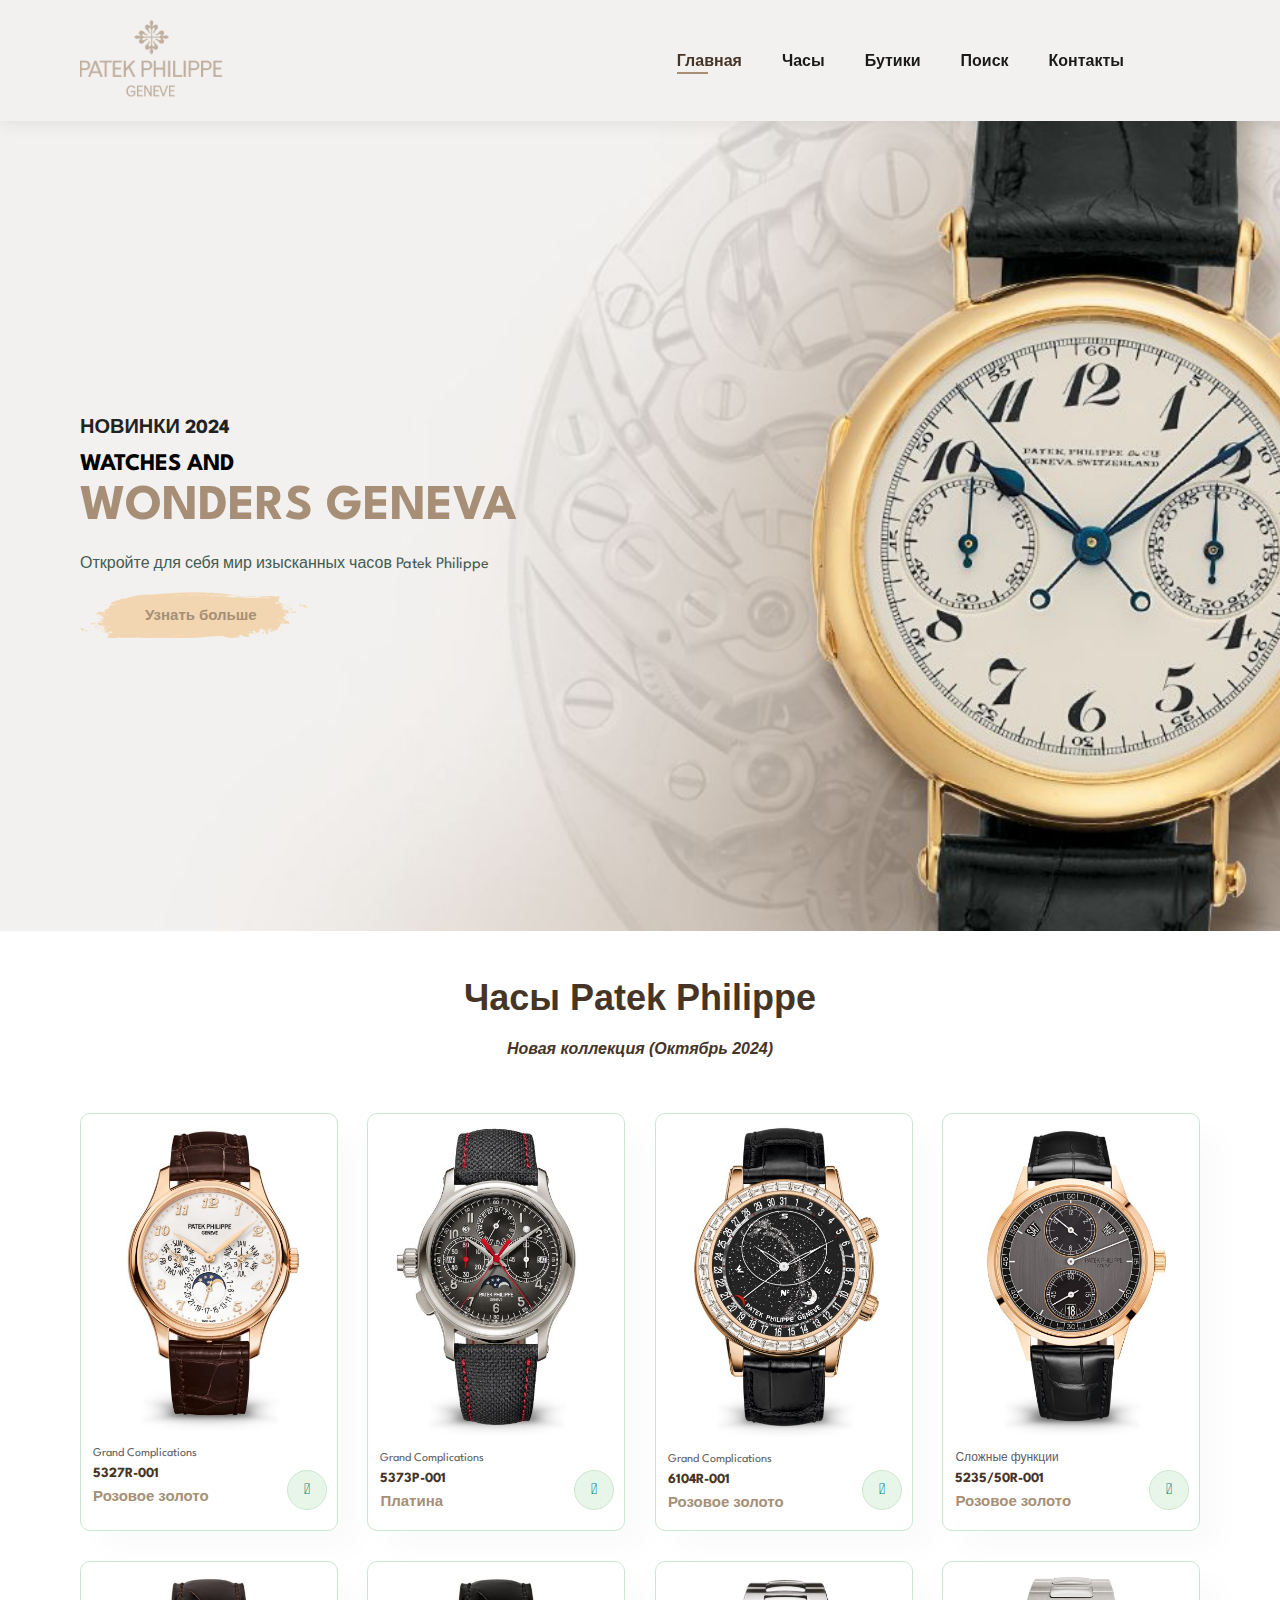
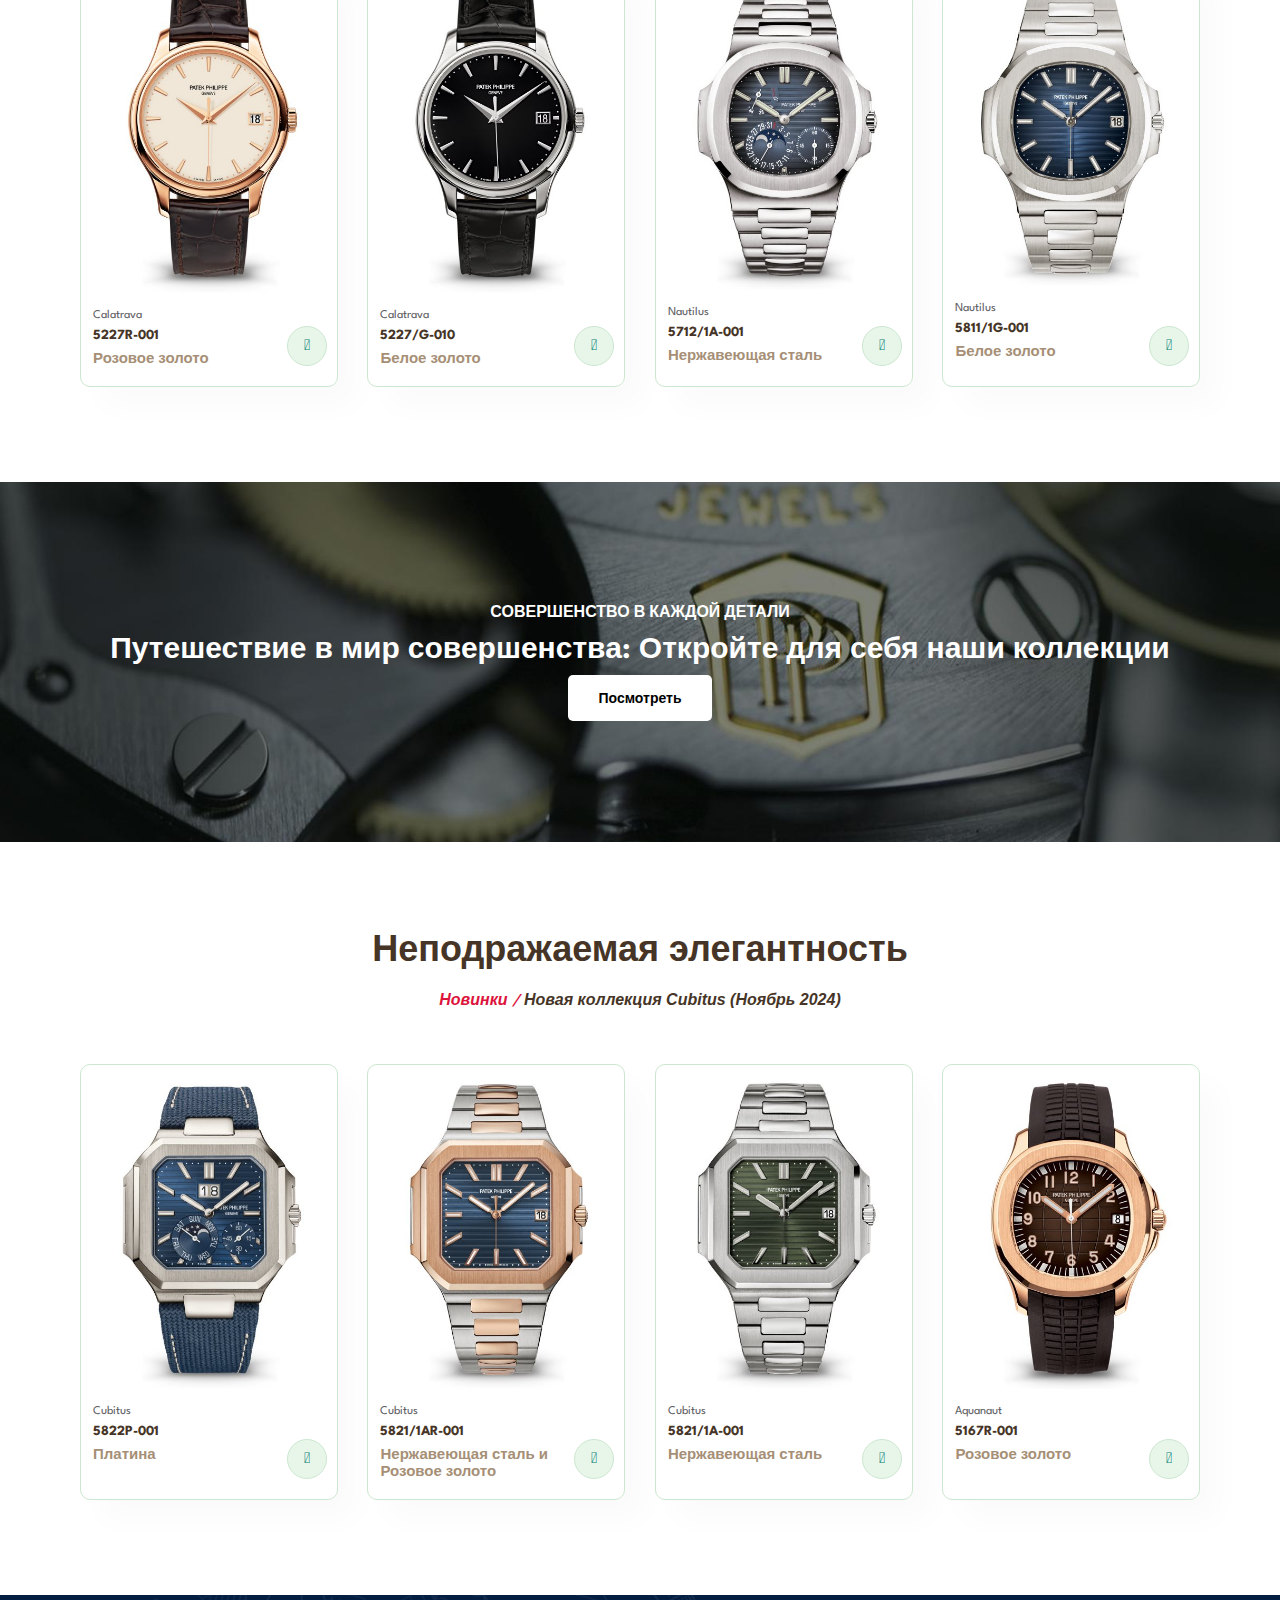
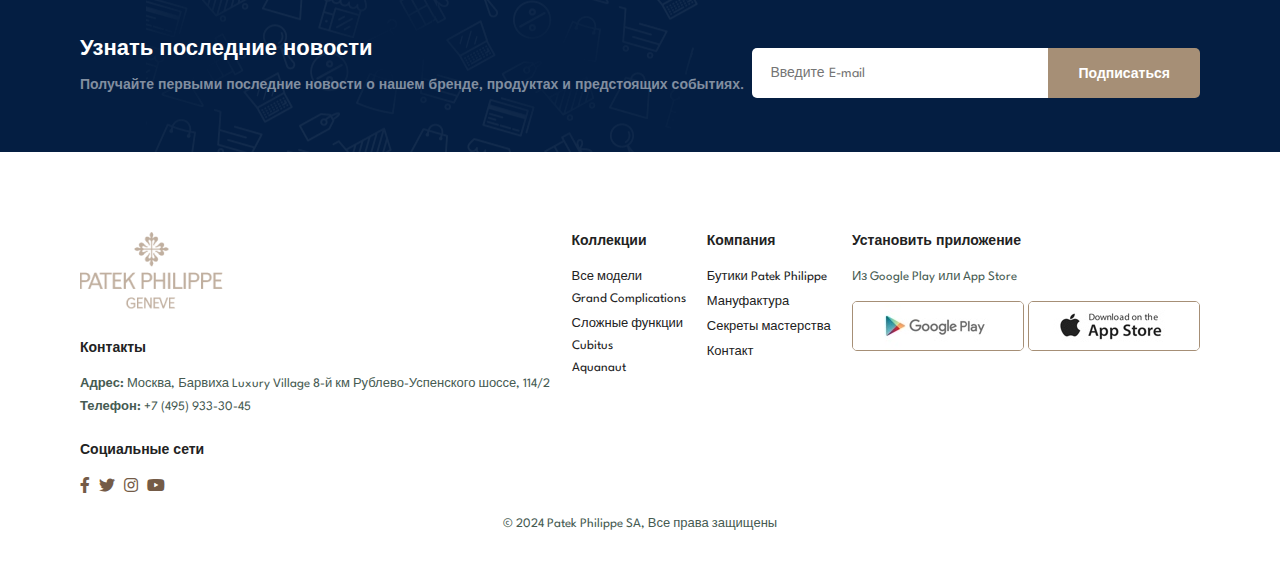
<file: index.html>
<!DOCTYPE html>
<html lang="en">
	<head>
		<meta charset="UTF-8" />
		<meta name="viewport" content="width=device-width, initial-scale=1.0" />
		<title>Официальный сайт Patek Philippe</title>
		<link rel="icon" type="image/png" href="img/calatrava.svg" />
		<link
			rel="stylesheet"
			href="https://pro.fontawesome.com/releases/v5.10.0/css/all.css"
		/>
		<link rel="stylesheet" href="style.css" />
		<link rel="stylesheet" href="css/media.css" />
	</head>
	<body>
		<!-- HEADER -->
		<section id="header">
			<a href="#"><img src="img/logo.png" class="logo" alt="logo" /></a>

			<div>
				<ul id="navbar">
					<li><a class="active" href="index.html">Главная</a></li>
					<li><a href="watch.html">Часы</a></li>
					<li><a href="boutiques.html">Бутики</a></li>
					<li><a href="search.html">Поиск</a></li>
					<li><a href="contact.hmtl">Контакты</a></li>
					<li id="lg-bag">
						<a href="cart.html"><i class="far fa-shopping-bag"></i></a>
					</li>
					<a href="#" id="close"><i class="far fa-times"></i></a>
				</ul>
			</div>
			<div id="mobile">
				<a href="cart.html"><i class="far fa-shopping-bag"></i></a>
				<i id="bar" class="fas fa-outdent"></i>
			</div>
		</section>
		<!-- HERO -->
		<section id="hero">
			<h4>НОВИНКИ 2024</h4>
			<h2>WATCHES AND</h2>
			<h1>WONDERS GENEVA</h1>
			<p>Откройте для себя мир изысканных часов Patek Philippe</p>
			<button class="btn-hero">Узнать больше</button>
		</section>
		<!-- New products -->
		<section id="product1" class="section-p1">
			<h2 class="title__item-h2">Часы Patek Philippe</h2>
			<p class="new__products">Новая коллекция (Октябрь 2024)</p>
			<div class="pro-container">
				<div class="pro">
					<img src="img/products/f1.jpg" alt="" />
					<div class="desc">
						<span class="sp-title">Grand Complications</span>
						<h5 class="h-title">5327R-001</h5>
						<h4 class="h-title-item">Розовое золото</h4>
					</div>
					<a href="#"><i class="fal fa-shopping-bag bag"></i></a>
				</div>
				<div class="pro">
					<img src="img/products/f2.jpg" alt="" />
					<div class="desc">
						<span class="sp-title">Grand Complications</span>
						<h5 class="h-title">5373P-001</h5>
						<h4 class="h-title-item">Платина</h4>
					</div>
					<a href="#"><i class="fal fa-shopping-bag bag"></i></a>
				</div>
				<div class="pro">
					<img src="img/products/f3.jpg" alt="" />
					<div class="desc">
						<span class="sp-title">Grand Complications</span>
						<h5 class="h-title">6104R-001</h5>
						<h4 class="h-title-item">Розовое золото</h4>
					</div>
					<a href="#"><i class="fal fa-shopping-bag bag"></i></a>
				</div>
				<div class="pro">
					<img src="img/products/f4.jpg" alt="" />
					<div class="desc">
						<span class="sp-title">Сложные функции</span>
						<h5 class="h-title">5235/50R-001</h5>
						<h4 class="h-title-item">Розовое золото</h4>
					</div>
					<a href="#"><i class="fal fa-shopping-bag bag"></i></a>
				</div>
				<div class="pro">
					<img src="img/products/f5.jpg" alt="" />
					<div class="desc">
						<span class="sp-title">Calatrava</span>
						<h5 class="h-title">5227R-001</h5>
						<h4 class="h-title-item">Розовое золото</h4>
					</div>
					<a href="#"><i class="fal fa-shopping-bag bag"></i></a>
				</div>
				<div class="pro">
					<img src="img/products/f6.jpg" alt="" />
					<div class="desc">
						<span class="sp-title">Calatrava</span>
						<h5 class="h-title">5227/G-010</h5>
						<h4 class="h-title-item">Белое золото</h4>
					</div>
					<a href="#"><i class="fal fa-shopping-bag bag"></i></a>
				</div>
				<div class="pro">
					<img src="img/products/f7.jpg" alt="" />
					<div class="desc">
						<span class="sp-title">Nautilus</span>
						<h5 class="h-title">5712/1A-001</h5>
						<h4 class="h-title-item">Нержавеющая сталь</h4>
					</div>
					<a href="#"><i class="fal fa-shopping-bag bag"></i></a>
				</div>
				<div class="pro">
					<img src="img/products/f8.jpg" alt="" />
					<div class="desc">
						<span class="sp-title">Nautilus</span>
						<h5 class="h-title">5811/1G-001</h5>
						<h4 class="h-title-item">Белое золото</h4>
					</div>
					<a href="#"><i class="fal fa-shopping-bag bag"></i></a>
				</div>
			</div>
		</section>
		<!-- Banner -->
		<section id="banner" class="section-m1">
			<h4 class="title-hed">СОВЕРШЕНСТВО В КАЖДОЙ ДЕТАЛИ</h4>
			<h2 class="title-hed-item">
				Путешествие в мир совершенства: Откройте для себя наши коллекции
			</h2>
			<button class="normal">Посмотреть</button>
		</section>
		<!-- New arrivals -->
		<section id="product1" class="section-p1">
			<h2 class="title__item-h2">Неподражаемая элегантность</h2>
			<p class="new__products">
				<span class="new-text">Новинки /</span> Новая коллекция Cubitus (Ноябрь
				2024)
			</p>
			<div class="pro-container">
				<div class="pro">
					<img src="img/products/n1.jpg" alt="" />
					<div class="desc">
						<span class="sp-title">Cubitus</span>
						<h5 class="h-title">5822P-001</h5>
						<h4 class="h-title-item">Платина</h4>
					</div>
					<a href="#"><i class="fal fa-shopping-bag bag"></i></a>
				</div>
				<div class="pro">
					<img src="img/products/n2.jpg" alt="" />
					<div class="desc">
						<span class="sp-title">Cubitus</span>
						<h5 class="h-title">5821/1AR-001</h5>
						<h4 class="h-title-item">Нержавеющая сталь и Розовое золото</h4>
					</div>
					<a href="#"><i class="fal fa-shopping-bag bag"></i></a>
				</div>
				<div class="pro">
					<img src="img/products/n3.jpg" alt="" />
					<div class="desc">
						<span class="sp-title">Cubitus</span>
						<h5 class="h-title">5821/1A-001</h5>
						<h4 class="h-title-item">Нержавеющая сталь</h4>
					</div>
					<a href="#"><i class="fal fa-shopping-bag bag"></i></a>
				</div>
				<div class="pro">
					<img src="img/products/n4.jpg" alt="" />
					<div class="desc">
						<span class="sp-title">Aquanaut</span>
						<h5 class="h-title">5167R-001</h5>
						<h4 class="h-title-item">Розовое золото</h4>
					</div>
					<a href="#"><i class="fal fa-shopping-bag bag"></i></a>
				</div>
			</div>
		</section>
		<!-- News  Content-->
		<section class="newsletter section-p1 section-m1">
			<div class="newstext">
				<h4 class="news__text">Узнать последние новости</h4>
				<p class="news__text-item">
					Получайте первыми последние новости о нашем бренде, продуктах и
					предстоящих событиях.
				</p>
			</div>
			<div class="form">
				<input class="inp__fields" type="text" placeholder="Введите E-mail" />
				<button class="normal news__btn">Подписаться</button>
			</div>
		</section>
		<!-- Footer -->
		<footer class="footer section-p1">
			<div class="col">
				<img class="footer_logo" src="img/logo.png" alt="" />
				<h4 class="contact">Контакты</h4>
				<p class="address">
					<strong>Адрес:</strong> Москва, Барвиха Luxury Village 8-й км
					Рублево-Успенского шоссе, 114/2
				</p>
				<p class="address"><strong>Телефон:</strong> +7 (495) 933-30-45</p>
				<div class="follow">
					<h4 class="contact">Социальные сети</h4>
					<div class="icon">
						<i class="fab fa-facebook-f"></i>
						<i class="fab fa-twitter"></i>
						<i class="fab fa-instagram"></i>
						<i class="fab fa-youtube"></i>
					</div>
				</div>
			</div>
			<div class="col">
				<h4 class="contact">Коллекции</h4>
				<a href="#">Все модели</a>
				<a href="#">Grand Complications</a>
				<a href="#">Сложные функции</a>
				<a href="#">Cubitus</a>
				<a href="#">Aquanaut</a>
			</div>
			<div class="col">
				<h4 class="contact">Компания</h4>
				<a href="#">Бутики Patek Philippe</a>
				<a href="#">Мануфактура</a>
				<a href="#">Секреты мастерства</a>
				<a href="#">Контакт</a>
			</div>
			<div class="col install">
				<h4 class="contact">Установить приложение</h4>
				<p class="address">Из Google Play или App Store</p>
				<div class="row">
					<img src="img/apps/play.jpg" alt="" />
					<img src="img/apps/app.jpg" alt="" />
				</div>
			</div>
			<div class="copyright">
				<p class="address">© 2024 Patek Philippe SA, Все права защищены</p>
			</div>
		</footer>
		<script src="js/app.js"></script>
	</body>
</html>
</file>
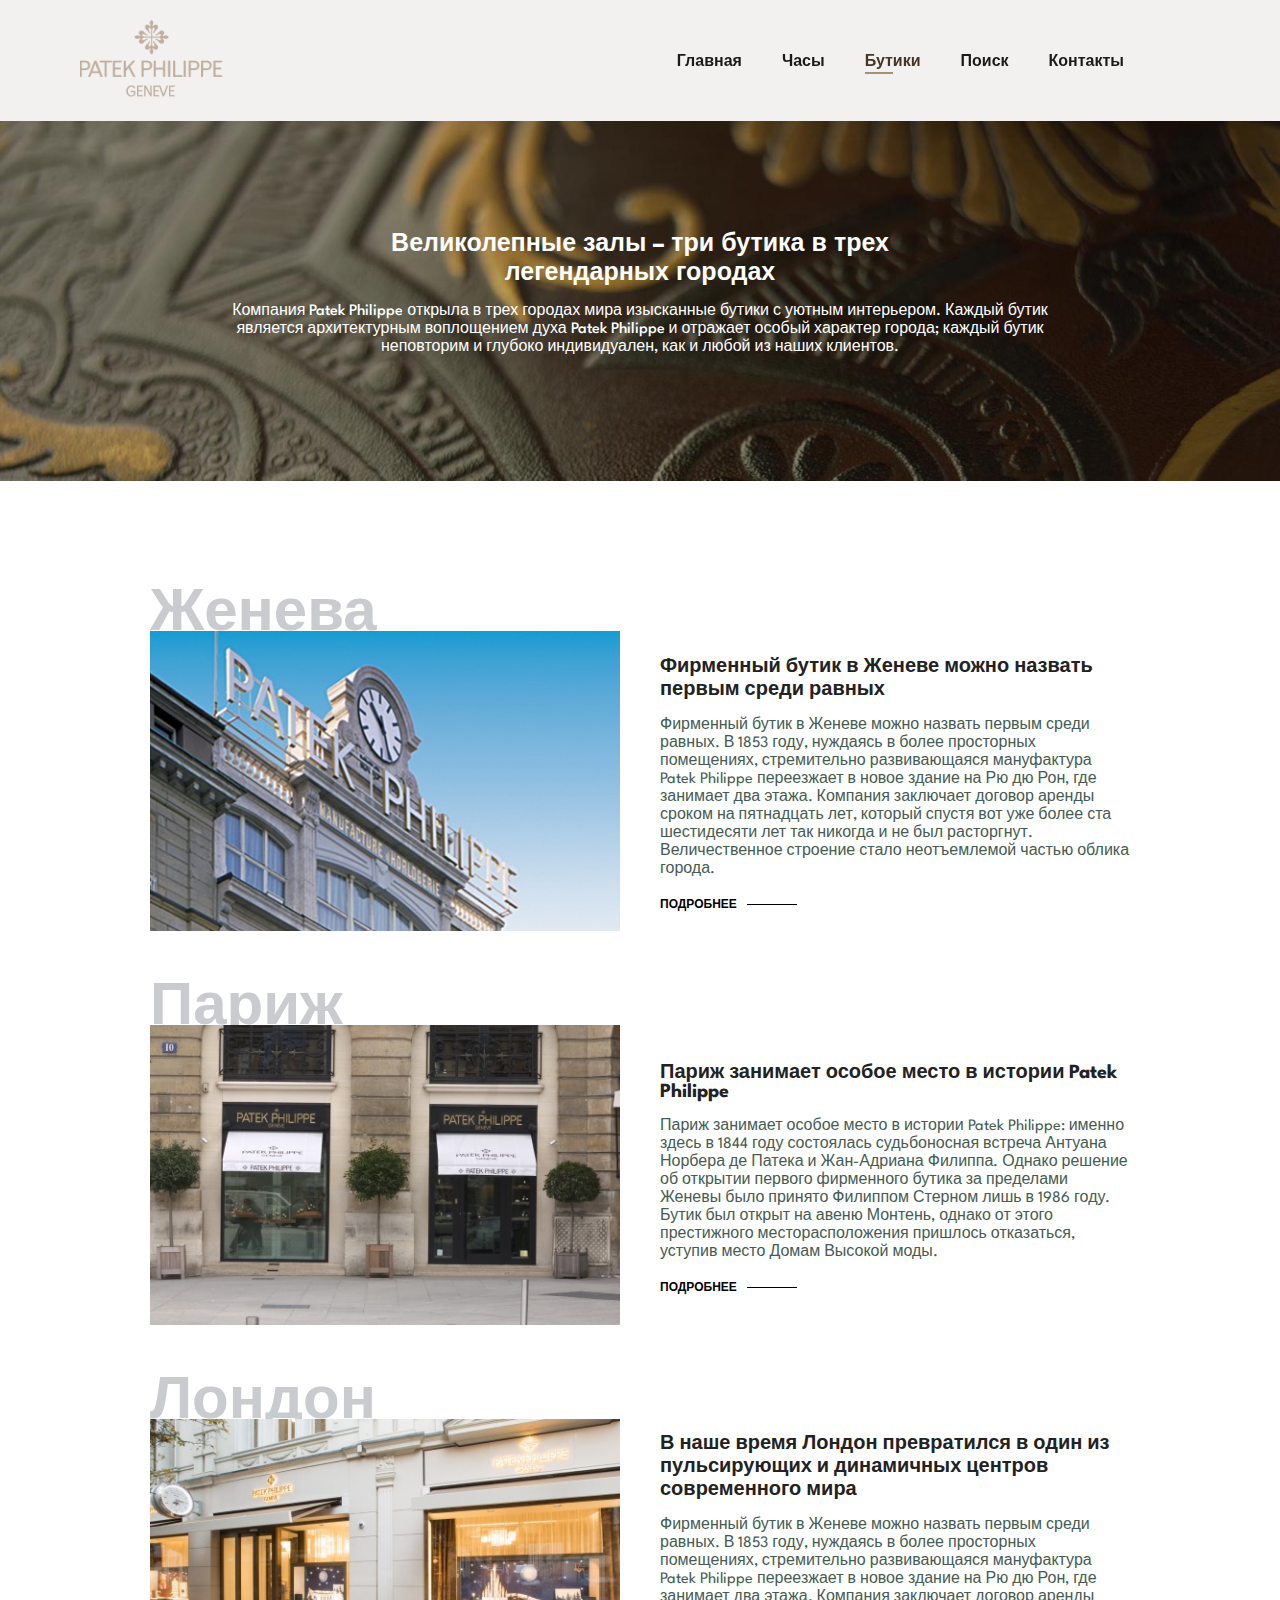
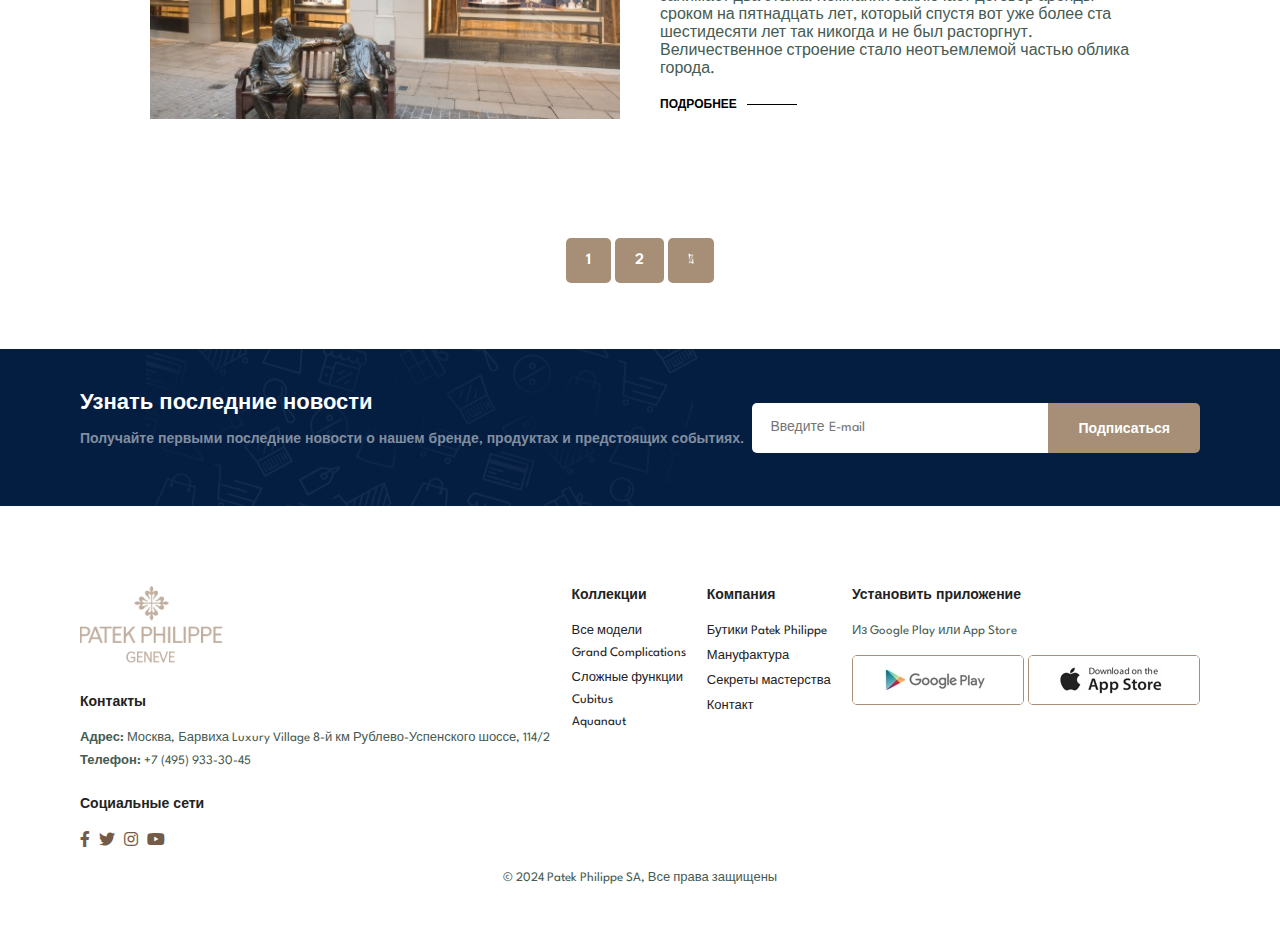
<file: boutiques.html>
<!DOCTYPE html>
<html lang="en">
	<head>
		<meta charset="UTF-8" />
		<meta name="viewport" content="width=device-width, initial-scale=1.0" />
		<title>Document</title>
		<link
			rel="stylesheet"
			href="https://pro.fontawesome.com/releases/v5.10.0/css/all.css"
		/>
		<link rel="stylesheet" href="style.css" />
		<link rel="stylesheet" href="css/media.css" />
	</head>
	<body>
		<!-- HEADER -->
		<section id="header">
			<a href="#"><img src="img/logo.png" class="logo" alt="logo" /></a>

			<div>
				<ul id="navbar">
					<li><a href="index.html">Главная</a></li>
					<li><a href="watch.html">Часы</a></li>
					<li><a class="active" href="boutiques.html">Бутики</a></li>
					<li><a href="search.html">Поиск</a></li>
					<li><a href="contact.hmtl">Контакты</a></li>
					<li id="lg-bag">
						<a href="cart.html"><i class="far fa-shopping-bag"></i></a>
					</li>
					<a href="#" id="close"><i class="far fa-times"></i></a>
				</ul>
			</div>
			<div id="mobile">
				<a href="cart.html"><i class="far fa-shopping-bag"></i></a>
				<i id="bar" class="fas fa-outdent"></i>
			</div>
		</section>
		<!-- HERO -->
		<section id="page-header" class="boutique-header">
			<h2 class="header_page-h">
				Великолепные залы – три бутика в трех <br />
				легендарных городах
			</h2>
			<p class="header_page-p">
				Компания Patek Philippe открыла в трех городах мира изысканные бутики с
				уютным интерьером. Каждый бутик <br />
				является архитектурным воплощением духа Patek Philippe и отражает особый
				характер города; каждый бутик <br />неповторим и глубоко индивидуален,
				как и любой из наших клиентов.
			</p>
		</section>
		<!-- boutiques -->
		<section id="boutique">
			<div class="boutique-box">
				<div class="boutique-img">
					<img src="img/boutiques/b1.jpg" alt="" />
				</div>
				<div class="boutiques-details">
					<h4 class="boutiques-title">
						Фирменный бутик в Женеве можно назвать первым среди равных
					</h4>
					<p class="boutiques__tezt">
						Фирменный бутик в Женеве можно назвать первым среди равных. В 1853
						году, нуждаясь в более просторных помещениях, стремительно
						развивающаяся мануфактура Patek Philippe переезжает в новое здание
						на Рю дю Рон, где занимает два этажа. Компания заключает договор
						аренды сроком на пятнадцать лет, который спустя вот уже более ста
						шестидесяти лет так никогда и не был расторгнут. Величественное
						строение стало неотъемлемой частью облика города.
					</p>
					<a href="#">Подробнее</a>
				</div>
				<h1 class="boutiques__name">Женева</h1>
			</div>
			<div class="boutique-box">
				<div class="boutique-img">
					<img src="img/boutiques/b2.jpg" alt="" />
				</div>
				<div class="boutiques-details">
					<h4 class="boutiques-title">
						Париж занимает особое место в истории Patek Philippe
					</h4>
					<p class="boutiques__tezt">
						Париж занимает особое место в истории Patek Philippe: именно здесь в
						1844 году состоялась судьбоносная встреча Антуана Норбера де Патека
						и Жан-Адриана Филиппа. Однако решение об открытии первого фирменного
						бутика за пределами Женевы было принято Филиппом Стерном лишь в 1986
						году. Бутик был открыт на авеню Монтень, однако от этого престижного
						месторасположения пришлось отказаться, уступив место Домам Высокой
						моды.
					</p>
					<a href="#">Подробнее</a>
				</div>
				<h1 class="boutiques__name">Париж</h1>
			</div>
			<div class="boutique-box">
				<div class="boutique-img">
					<img src="img/boutiques/b3.jpg" alt="" />
				</div>
				<div class="boutiques-details">
					<h4 class="boutiques-title">
						В наше время Лондон превратился в один из пульсирующих и динамичных
						центров современного мира
					</h4>
					<p class="boutiques__text">
						Фирменный бутик в Женеве можно назвать первым среди равных. В 1853
						году, нуждаясь в более просторных помещениях, стремительно
						развивающаяся мануфактура Patek Philippe переезжает в новое здание
						на Рю дю Рон, где занимает два этажа. Компания заключает договор
						аренды сроком на пятнадцать лет, который спустя вот уже более ста
						шестидесяти лет так никогда и не был расторгнут. Величественное
						строение стало неотъемлемой частью облика города.
					</p>
					<a href="#">Подробнее</a>
				</div>
				<h1 class="boutiques__name">Лондон</h1>
			</div>
		</section>
		<!-- Pagination -->
		<section id="pagination" class="section-p1">
			<a href="#">1</a>
			<a href="#">2</a>
			<a href="#"><i class="fal fa-long-arrow-alt-right"></i></a>
		</section>
		<!-- News  Content-->
		<section class="newsletter section-p1 section-m1">
			<div class="newstext">
				<h4 class="news__text">Узнать последние новости</h4>
				<p class="news__text-item">
					Получайте первыми последние новости о нашем бренде, продуктах и
					предстоящих событиях.
				</p>
			</div>
			<div class="form">
				<input class="inp__fields" type="text" placeholder="Введите E-mail" />
				<button class="normal news__btn">Подписаться</button>
			</div>
		</section>
		<!-- Footer -->
		<footer class="footer section-p1">
			<div class="col">
				<img class="footer_logo" src="img/logo.png" alt="" />
				<h4 class="contact">Контакты</h4>
				<p class="address">
					<strong>Адрес:</strong> Москва, Барвиха Luxury Village 8-й км
					Рублево-Успенского шоссе, 114/2
				</p>
				<p class="address"><strong>Телефон:</strong> +7 (495) 933-30-45</p>
				<div class="follow">
					<h4 class="contact">Социальные сети</h4>
					<div class="icon">
						<i class="fab fa-facebook-f"></i>
						<i class="fab fa-twitter"></i>
						<i class="fab fa-instagram"></i>
						<i class="fab fa-youtube"></i>
					</div>
				</div>
			</div>
			<div class="col">
				<h4 class="contact">Коллекции</h4>
				<a href="#">Все модели</a>
				<a href="#">Grand Complications</a>
				<a href="#">Сложные функции</a>
				<a href="#">Cubitus</a>
				<a href="#">Aquanaut</a>
			</div>
			<div class="col">
				<h4 class="contact">Компания</h4>
				<a href="#">Бутики Patek Philippe</a>
				<a href="#">Мануфактура</a>
				<a href="#">Секреты мастерства</a>
				<a href="#">Контакт</a>
			</div>
			<div class="col install">
				<h4 class="contact">Установить приложение</h4>
				<p class="address">Из Google Play или App Store</p>
				<div class="row">
					<img src="img/apps/play.jpg" alt="" />
					<img src="img/apps/app.jpg" alt="" />
				</div>
			</div>
			<div class="copyright">
				<p class="address">© 2024 Patek Philippe SA, Все права защищены</p>
			</div>
		</footer>
		<script src="js/app.js"></script>
	</body>
</html>
</file>
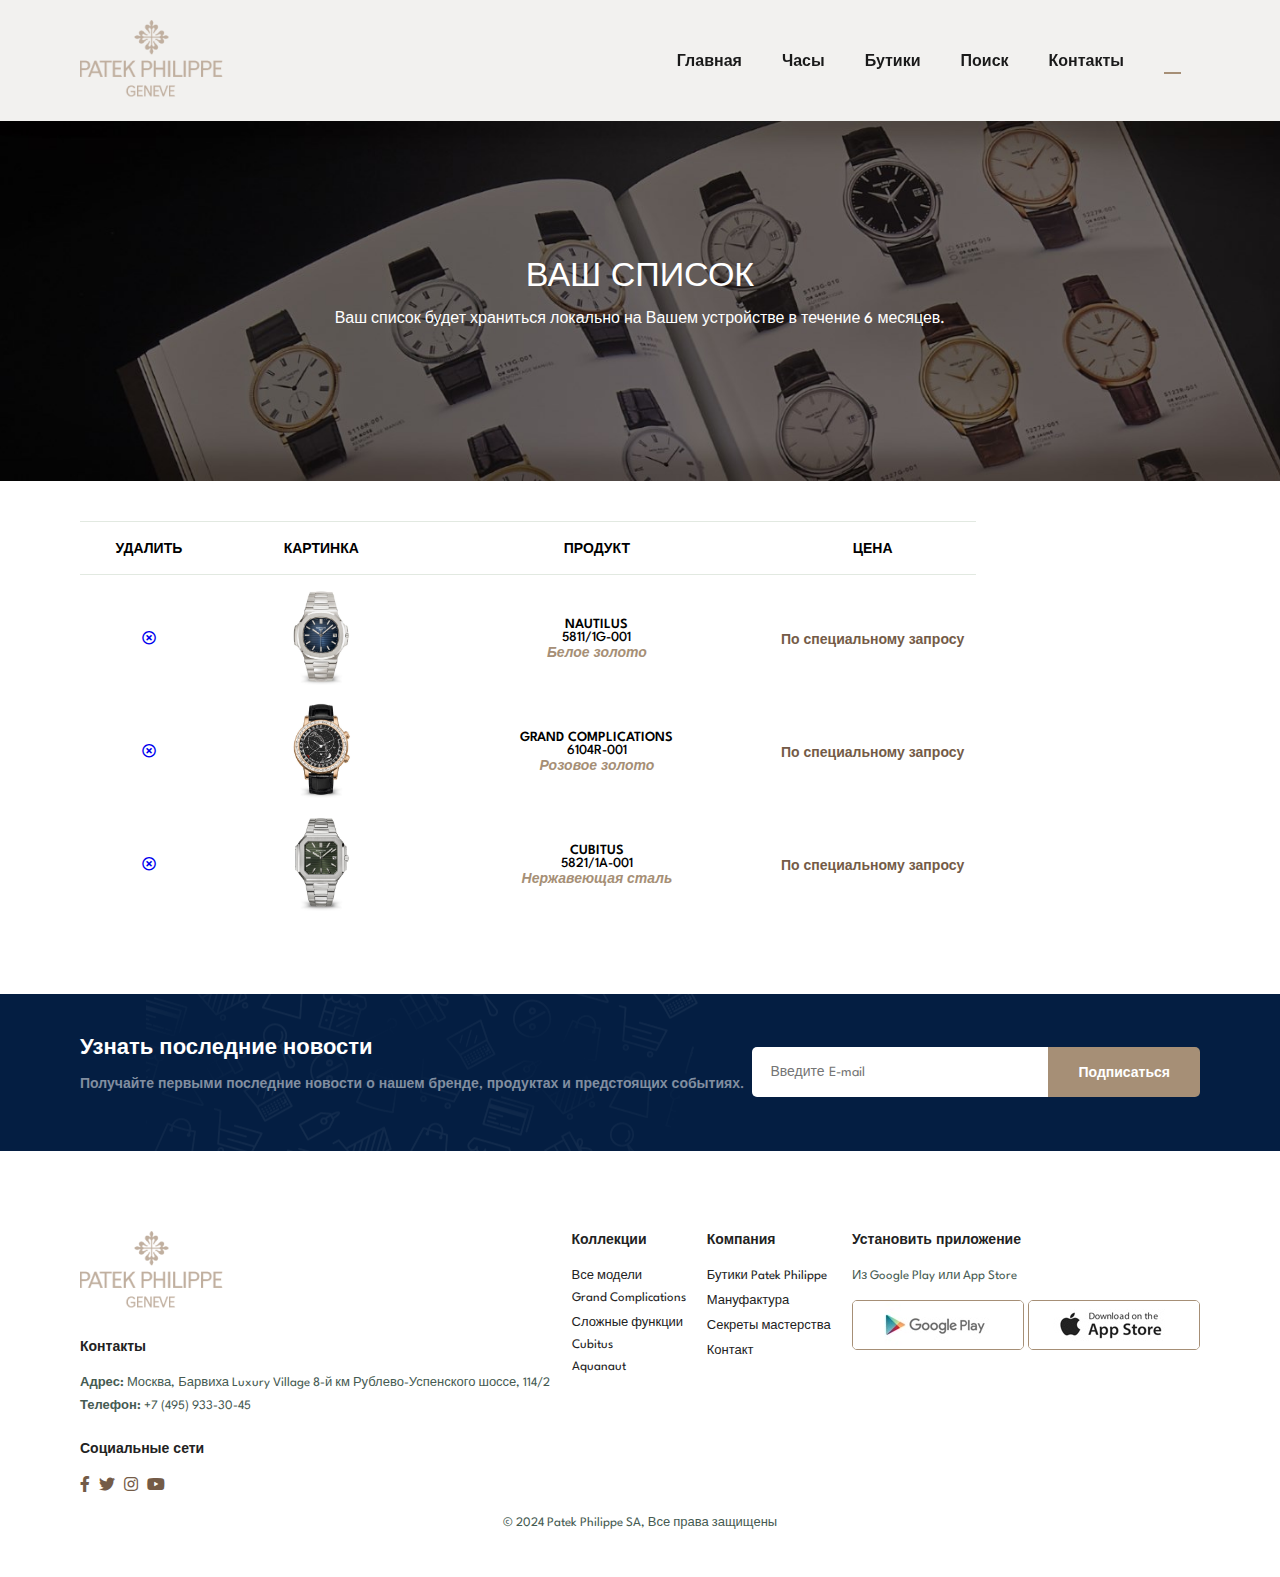
<file: cart.html>
<!DOCTYPE html>
<html lang="en">
	<head>
		<meta charset="UTF-8" />
		<meta name="viewport" content="width=device-width, initial-scale=1.0" />
		<title>Document</title>
		<link
			rel="stylesheet"
			href="https://pro.fontawesome.com/releases/v5.10.0/css/all.css"
		/>
		<link rel="stylesheet" href="style.css" />
		<link rel="stylesheet" href="css/media.css" />
	</head>
	<body>
		<!-- HEADER -->
		<section id="header">
			<a href="#"><img src="img/logo.png" class="logo" alt="logo" /></a>

			<div>
				<ul id="navbar">
					<li><a href="index.html">Главная</a></li>
					<li><a href="watch.html">Часы</a></li>
					<li><a href="boutiques.html">Бутики</a></li>
					<li><a href="search.html">Поиск</a></li>
					<li><a href="contact.hmtl">Контакты</a></li>
					<li id="lg-bag">
						<a class="active" href="cart.html"
							><i class="far fa-shopping-bag"></i
						></a>
					</li>
					<a href="#" id="close"><i class="far fa-times"></i></a>
				</ul>
			</div>
			<div id="mobile">
				<a href="cart.html"><i class="far fa-shopping-bag"></i></a>
				<i id="bar" class="fas fa-outdent"></i>
			</div>
		</section>
		<!-- HERO -->
		<section id="page-header" class="wishlist-header">
			<h2 class="header_page-cart">Ваш список</h2>
			<p class="header_page-p">
				Ваш список будет храниться локально на Вашем устройстве в течение 6
				месяцев.
			</p>
		</section>
		<!-- Wishlist -->
		<section id="cart" class="section-p1">
			<table width="100%">
				<thead>
					<tr>
						<td>Удалить</td>
						<td>Картинка</td>
						<td>Продукт</td>
						<td>Цена</td>
					</tr>
				</thead>
				<tbody>
					<tr>
						<td>
							<a href="#"><i class="far fa-times-circle"></i></a>
						</td>
						<td><img src="img/products/f8.jpg" alt="" /></td>
						<td>
							<span class="cart__title">Nautilus</span> <br />
							<span class="cart__title-item">5811/1G-001 </span><br />
							<span class="article_material">Белое золото</span>
						</td>
						<td class="article_price">По специальному запросу</td>
					</tr>
					<tr>
						<td>
							<a href="#"><i class="far fa-times-circle"></i></a>
						</td>
						<td><img src="img/products/f3.jpg" alt="" /></td>
						<td>
							<span class="cart__title">Grand Complications</span><br />
							<span class="cart__title-item">6104R-001 <br /></span>
							<span class="article_material">Розовое золото</span>
						</td>
						<td class="article_price">По специальному запросу</td>
					</tr>
					<tr>
						<td>
							<a href="#"><i class="far fa-times-circle"></i></a>
						</td>
						<td><img src="img/products/n3.jpg" alt="" /></td>
						<td>
							<span class="cart__title">Cubitus</span><br />
							<span class="cart__title-item">5821/1A-001</span><br />
							<span class="article_material">Нержавеющая сталь</span>
						</td>
						<td class="article_price">По специальному запросу</td>
					</tr>
				</tbody>
			</table>
		</section>
		<!-- News  Content-->
		<section class="newsletter section-p1 section-m1">
			<div class="newstext">
				<h4 class="news__text">Узнать последние новости</h4>
				<p class="news__text-item">
					Получайте первыми последние новости о нашем бренде, продуктах и
					предстоящих событиях.
				</p>
			</div>
			<div class="form">
				<input class="inp__fields" type="text" placeholder="Введите E-mail" />
				<button class="normal news__btn">Подписаться</button>
			</div>
		</section>
		<!-- Footer -->
		<footer class="footer section-p1">
			<div class="col">
				<img class="footer_logo" src="img/logo.png" alt="" />
				<h4 class="contact">Контакты</h4>
				<p class="address">
					<strong>Адрес:</strong> Москва, Барвиха Luxury Village 8-й км
					Рублево-Успенского шоссе, 114/2
				</p>
				<p class="address"><strong>Телефон:</strong> +7 (495) 933-30-45</p>
				<div class="follow">
					<h4 class="contact">Социальные сети</h4>
					<div class="icon">
						<i class="fab fa-facebook-f"></i>
						<i class="fab fa-twitter"></i>
						<i class="fab fa-instagram"></i>
						<i class="fab fa-youtube"></i>
					</div>
				</div>
			</div>
			<div class="col">
				<h4 class="contact">Коллекции</h4>
				<a href="#">Все модели</a>
				<a href="#">Grand Complications</a>
				<a href="#">Сложные функции</a>
				<a href="#">Cubitus</a>
				<a href="#">Aquanaut</a>
			</div>
			<div class="col">
				<h4 class="contact">Компания</h4>
				<a href="#">Бутики Patek Philippe</a>
				<a href="#">Мануфактура</a>
				<a href="#">Секреты мастерства</a>
				<a href="#">Контакт</a>
			</div>
			<div class="col install">
				<h4 class="contact">Установить приложение</h4>
				<p class="address">Из Google Play или App Store</p>
				<div class="row">
					<img src="img/apps/play.jpg" alt="" />
					<img src="img/apps/app.jpg" alt="" />
				</div>
			</div>
			<div class="copyright">
				<p class="address">© 2024 Patek Philippe SA, Все права защищены</p>
			</div>
		</footer>
		<script src="js/app.js"></script>
	</body>
</html>

<!-- В таблице нужно добавить шрифты для  названия продукта по отдельности: для названии коллекции, номера, и для белое золото и т.д. И для текста цена по специальному запросу -->
</file>
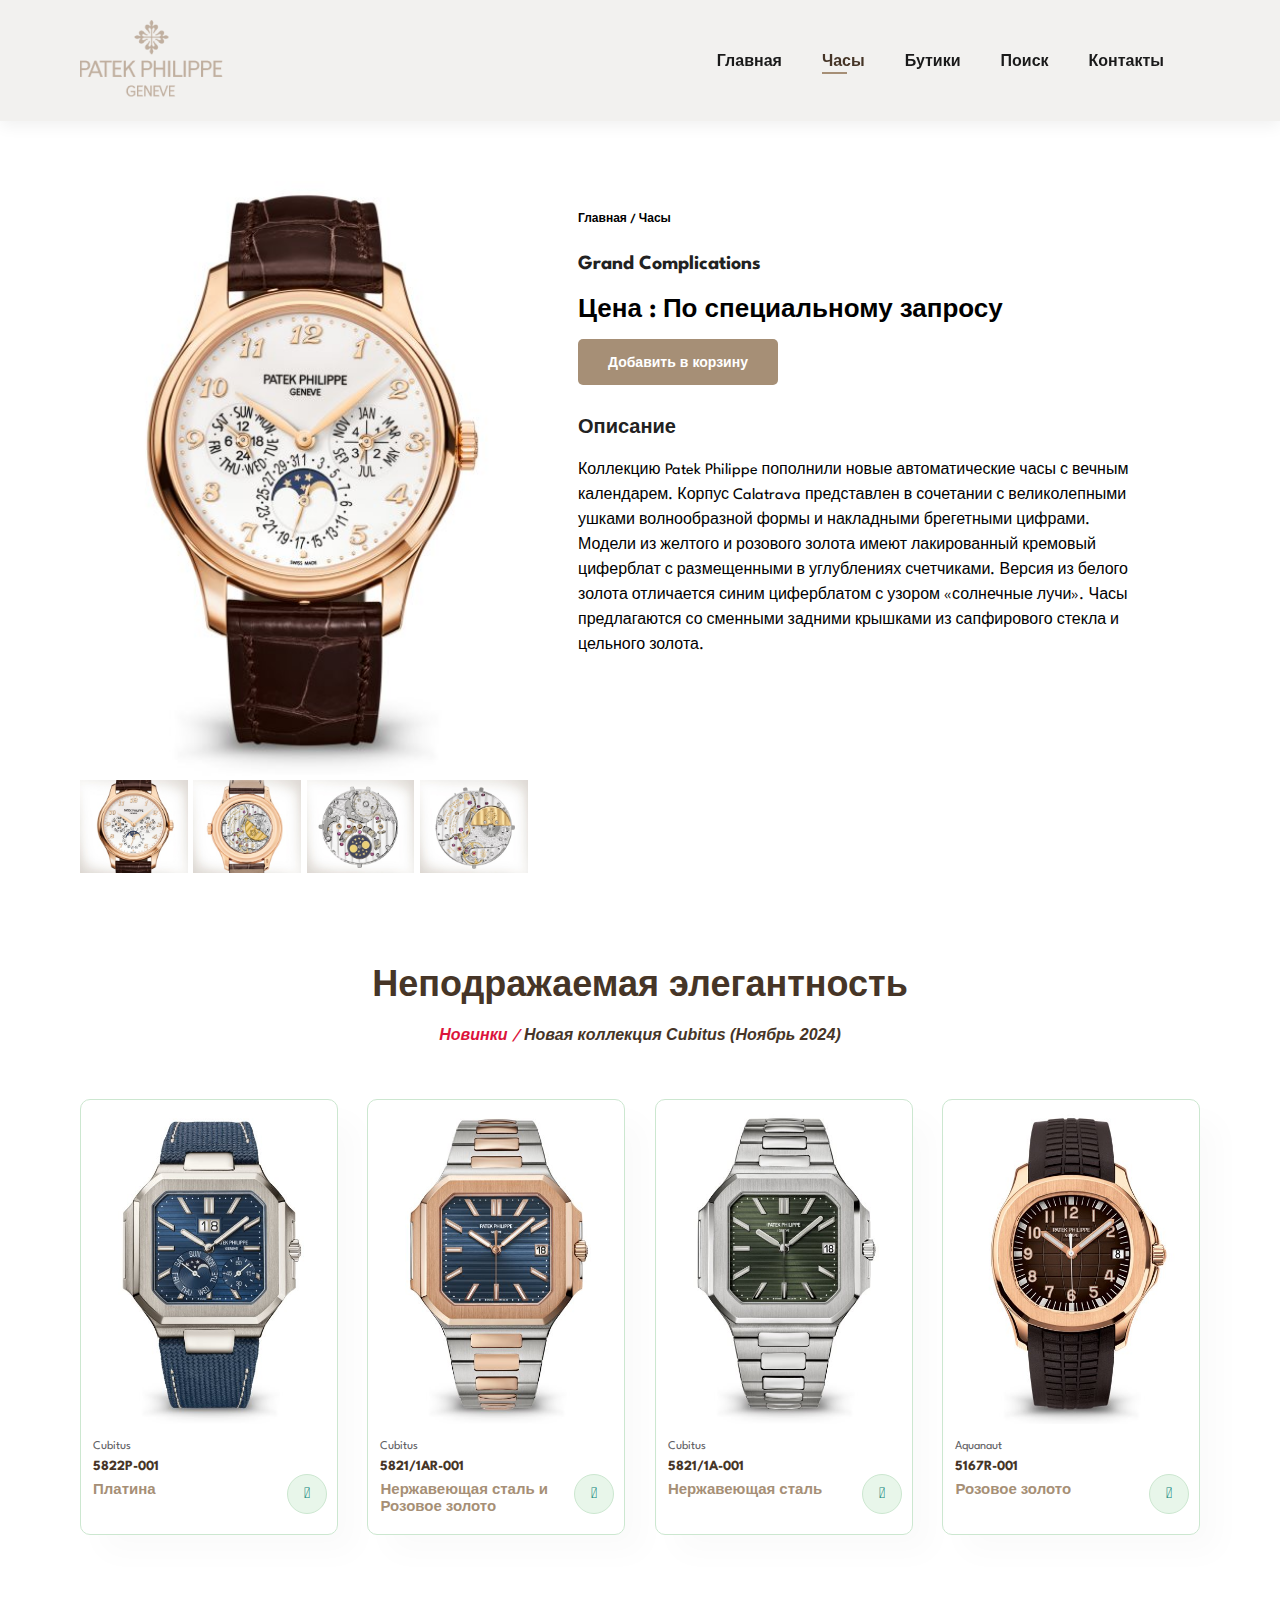
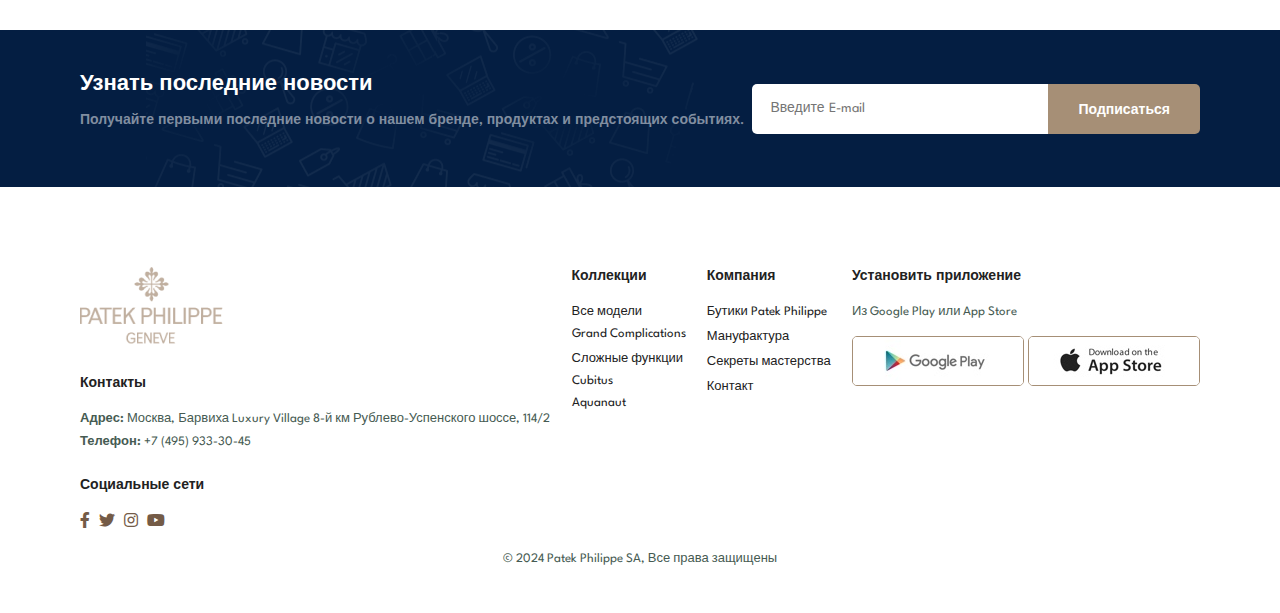
<file: product.html>
<!DOCTYPE html>
<html lang="en">
	<head>
		<meta charset="UTF-8" />
		<meta name="viewport" content="width=device-width, initial-scale=1.0" />
		<title>Patek Philippe | Все модели Grand Complications</title>
		<link
			rel="stylesheet"
			href="https://pro.fontawesome.com/releases/v5.10.0/css/all.css"
		/>
		<link rel="stylesheet" href="style.css" />
		<link rel="stylesheet" href="css/media.css" />
	</head>
	<body>
		<!-- HEADER -->
		<section id="header">
			<a href="#"><img src="img/logo.png" class="logo" alt="logo" /></a>

			<div>
				<ul id="navbar">
					<li><a href="index.html">Главная</a></li>
					<li><a class="active" href="watch.html">Часы</a></li>
					<li><a href="boutiques.html">Бутики</a></li>
					<li><a href="search.html">Поиск</a></li>
					<li><a href="contact.hmtl">Контакты</a></li>
					<div id="lg-bag">
						<a href="cart.html"><i class="far fa-shopping-bag"></i></a>
					</div>
					<a href="#" id="close"><i class="far fa-times"></i></a>
				</ul>
			</div>
			<div id="mobile">
				<a href="cart.html"><i class="far fa-shopping-bag"></i></a>
				<i id="bar" class="fas fa-outdent"></i>
			</div>
		</section>
		<!-- One product -->
		<section id="prodetails" class="section-p1">
			<div class="single_pro-image">
				<img src="img/products/f1.jpg" width="100%" id="MainImg" alt="" />

				<div class="small-img-group">
					<div class="small-img-col">
						<img
							src="img/products/f1,1.jpg"
							width="100%"
							class="small-img"
							alt=""
						/>
					</div>
					<div class="small-img-col">
						<img
							src="img/products/f1,2.jpg"
							width="100%"
							class="small-img"
							alt=""
						/>
					</div>
					<div class="small-img-col">
						<img
							src="img/products/f1,3.jpg"
							width="100%"
							class="small-img"
							alt=""
						/>
					</div>
					<div class="small-img-col">
						<img
							src="img/products/f1,4.jpg"
							width="100%"
							class="small-img"
							alt=""
						/>
					</div>
				</div>
			</div>
			<!-- Product description -->
			<div class="single-pro-details">
				<h6>Главная / Часы</h6>
				<h4 class="pro-det-title">Grand Complications</h4>
				<h2 class="pro-det-price">Цена : По специальному запросу</h2>
				<button class="normal add__cart">Добавить в корзину</button>
				<h4 class="pro-det-title">Описание</h4>
				<span class="pro-det-desc">
					Коллекцию Patek Philippe пополнили новые автоматические часы с вечным
					календарем. Корпус Calatrava представлен в сочетании с великолепными
					ушками волнообразной формы и накладными брегетными цифрами. <br />
					Модели из желтого и розового золота имеют лакированный кремовый
					циферблат с размещенными в углублениях счетчиками. Версия из белого
					золота отличается синим циферблатом с узором «солнечные лучи». Часы
					предлагаются со сменными задними крышками из сапфирового стекла и
					цельного золота.
				</span>
			</div>
		</section>
		<!-- New arrivals -->
		<section id="product1" class="section-p1">
			<h2 class="title__item-h2">Неподражаемая элегантность</h2>
			<p class="new__products">
				<span class="new-text">Новинки /</span> Новая коллекция Cubitus (Ноябрь
				2024)
			</p>
			<div class="pro-container">
				<div class="pro">
					<img src="img/products/n1.jpg" alt="" />
					<div class="desc">
						<span class="sp-title">Cubitus</span>
						<h5 class="h-title">5822P-001</h5>
						<h4 class="h-title-item">Платина</h4>
					</div>
					<a href="#"><i class="fal fa-shopping-bag bag"></i></a>
				</div>
				<div class="pro">
					<img src="img/products/n2.jpg" alt="" />
					<div class="desc">
						<span class="sp-title">Cubitus</span>
						<h5 class="h-title">5821/1AR-001</h5>
						<h4 class="h-title-item">Нержавеющая сталь и Розовое золото</h4>
					</div>
					<a href="#"><i class="fal fa-shopping-bag bag"></i></a>
				</div>
				<div class="pro">
					<img src="img/products/n3.jpg" alt="" />
					<div class="desc">
						<span class="sp-title">Cubitus</span>
						<h5 class="h-title">5821/1A-001</h5>
						<h4 class="h-title-item">Нержавеющая сталь</h4>
					</div>
					<a href="#"><i class="fal fa-shopping-bag bag"></i></a>
				</div>
				<div class="pro">
					<img src="img/products/n4.jpg" alt="" />
					<div class="desc">
						<span class="sp-title">Aquanaut</span>
						<h5 class="h-title">5167R-001</h5>
						<h4 class="h-title-item">Розовое золото</h4>
					</div>
					<a href="#"><i class="fal fa-shopping-bag bag"></i></a>
				</div>
			</div>
		</section>
		<!-- News  Content-->
		<section class="newsletter section-p1 section-m1">
			<div class="newstext">
				<h4 class="news__text">Узнать последние новости</h4>
				<p class="news__text-item">
					Получайте первыми последние новости о нашем бренде, продуктах и
					предстоящих событиях.
				</p>
			</div>
			<div class="form">
				<input class="inp__fields" type="text" placeholder="Введите E-mail" />
				<button class="normal news__btn">Подписаться</button>
			</div>
		</section>
		<!-- Footer -->
		<footer class="footer section-p1">
			<div class="col">
				<img class="footer_logo" src="img/logo.png" alt="" />
				<h4 class="contact">Контакты</h4>
				<p class="address">
					<strong>Адрес:</strong> Москва, Барвиха Luxury Village 8-й км
					Рублево-Успенского шоссе, 114/2
				</p>
				<p class="address"><strong>Телефон:</strong> +7 (495) 933-30-45</p>
				<div class="follow">
					<h4 class="contact">Социальные сети</h4>
					<div class="icon">
						<i class="fab fa-facebook-f"></i>
						<i class="fab fa-twitter"></i>
						<i class="fab fa-instagram"></i>
						<i class="fab fa-youtube"></i>
					</div>
				</div>
			</div>
			<div class="col">
				<h4 class="contact">Коллекции</h4>
				<a href="#">Все модели</a>
				<a href="#">Grand Complications</a>
				<a href="#">Сложные функции</a>
				<a href="#">Cubitus</a>
				<a href="#">Aquanaut</a>
			</div>
			<div class="col">
				<h4 class="contact">Компания</h4>
				<a href="#">Бутики Patek Philippe</a>
				<a href="#">Мануфактура</a>
				<a href="#">Секреты мастерства</a>
				<a href="#">Контакт</a>
			</div>
			<div class="col install">
				<h4 class="contact">Установить приложение</h4>
				<p class="address">Из Google Play или App Store</p>
				<div class="row">
					<img src="img/apps/play.jpg" alt="" />
					<img src="img/apps/app.jpg" alt="" />
				</div>
			</div>
			<div class="copyright">
				<p class="address">© 2024 Patek Philippe SA, Все права защищены</p>
			</div>
		</footer>
		<script src="js/details-product.js"></script>
		<script src="js/app.js"></script>
	</body>
</html>
</file>
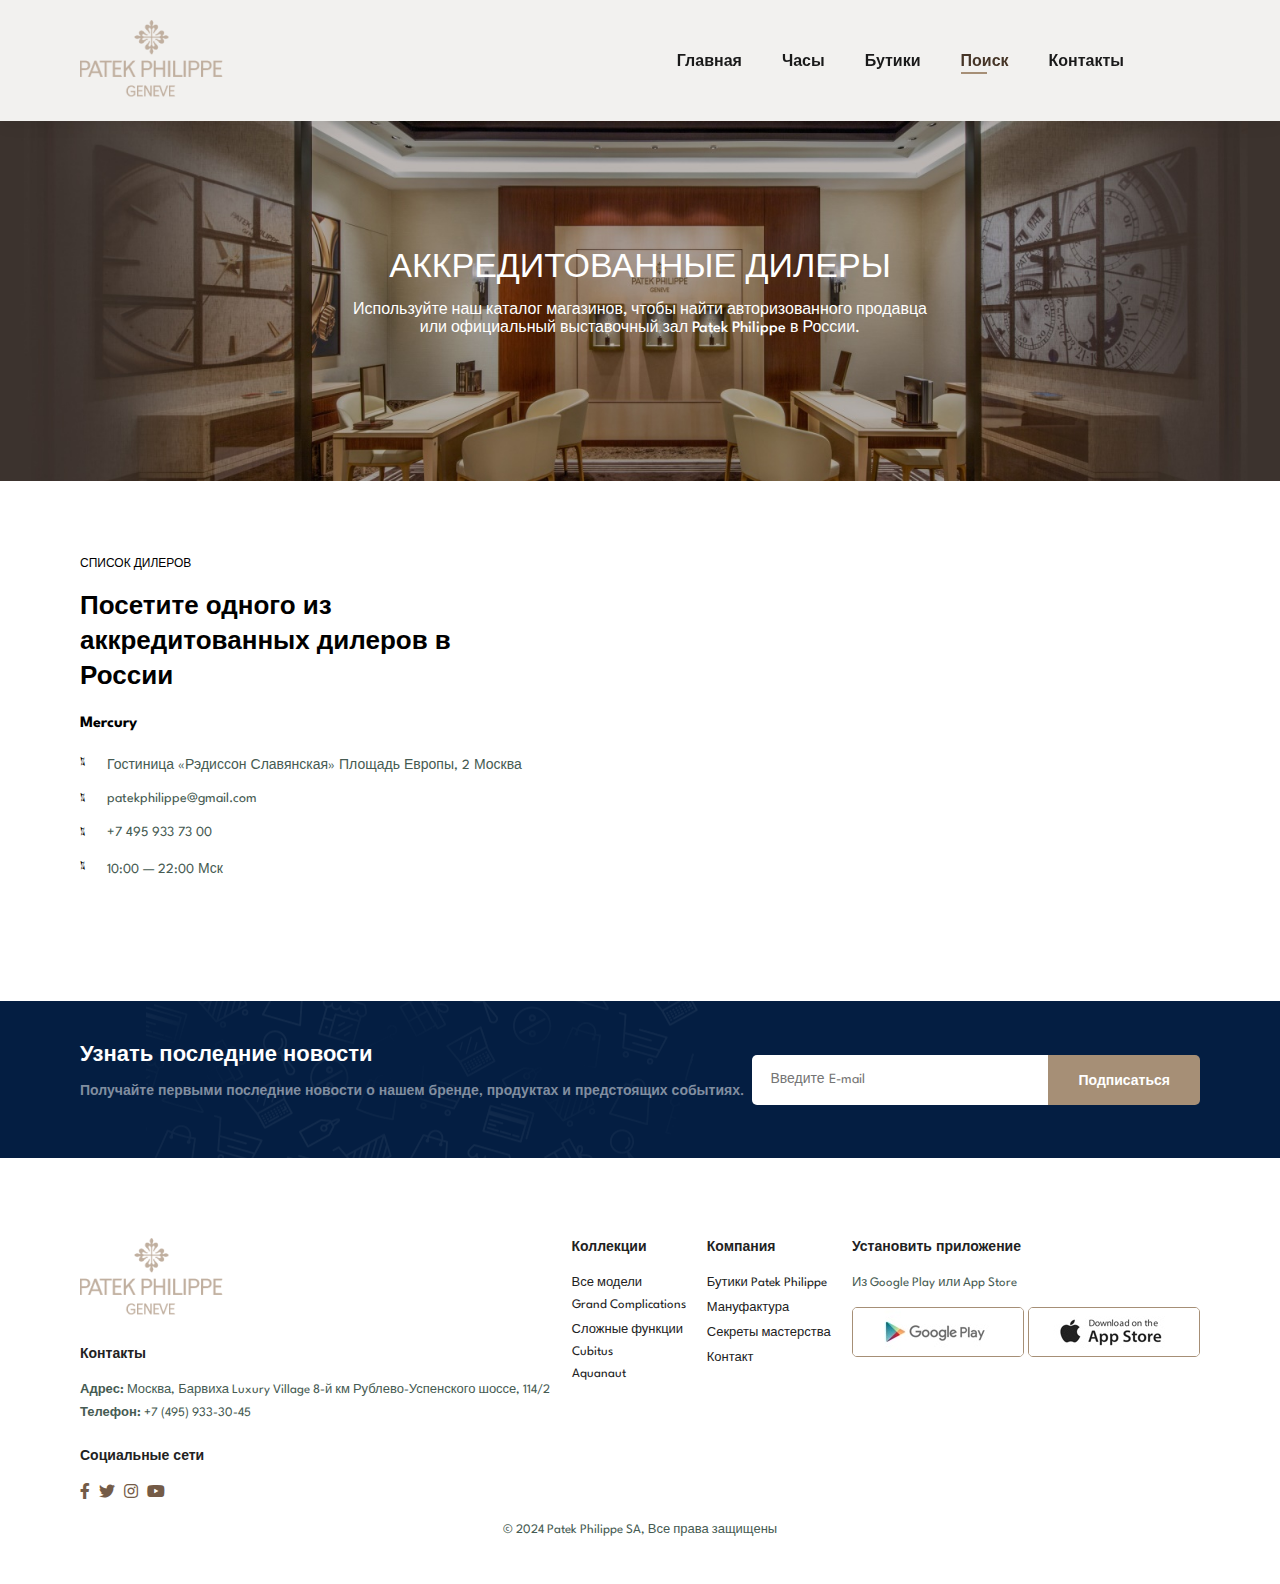
<file: search.html>
<!DOCTYPE html>
<html lang="en">
	<head>
		<meta charset="UTF-8" />
		<meta name="viewport" content="width=device-width, initial-scale=1.0" />
		<title>Patek Philippe | Поиск часов</title>
		<link
			rel="stylesheet"
			href="https://pro.fontawesome.com/releases/v5.10.0/css/all.css"
		/>
		<link rel="stylesheet" href="style.css" />
		<link rel="stylesheet" href="css/media.css" />
	</head>
	<body>
		<!-- HEADER -->
		<section id="header">
			<a href="#"><img src="img/logo.png" class="logo" alt="logo" /></a>

			<div>
				<ul id="navbar">
					<li><a href="index.html">Главная</a></li>
					<li><a href="watch.html">Часы</a></li>
					<li><a href="boutiques.html">Бутики</a></li>
					<li><a class="active" href="search.html">Поиск</a></li>
					<li><a href="contact.hmtl">Контакты</a></li>
					<li id="lg-bag">
						<a href="cart.html"><i class="far fa-shopping-bag"></i></a>
					</li>
					<a href="#" id="close"><i class="far fa-times"></i></a>
				</ul>
			</div>
			<div id="mobile">
				<a href="cart.html"><i class="far fa-shopping-bag"></i></a>
				<i id="bar" class="fas fa-outdent"></i>
			</div>
		</section>
		<!-- HERO -->
		<section id="page-header" class="dealer_search">
			<h2 class="header_page-search">Аккредитованные дилеры</h2>
			<p class="header_page-p">
				Используйте наш каталог магазинов, чтобы найти авторизованного продавца
				<br />
				или официальный выставочный зал Patek Philippe в России.
			</p>
		</section>
		<!-- search_details -->
		<section id="search_details" class="section-p1">
			<div class="details">
				<span class="details_list">СПИСОК ДИЛЕРОВ</span>
				<h2 class="details__text">
					Посетите одного из аккредитованных дилеров в России
				</h2>
				<h3 class="details_office">Mercury</h3>
				<div class="address">
					<li>
						<i class="fal fa-map"></i>
						<p class="addres_text">
							Гостиница «Рэдиссон Славянская» Площадь Европы, 2 Москва
						</p>
					</li>
					<li>
						<i class="fal fa-envelope"></i>
						<p class="addres_text">patekphilippe@gmail.com</p>
					</li>
					<li>
						<i class="fal fa-phone-alt"></i>
						<p class="addres_text">+7 495 933 73 00</p>
					</li>
					<li>
						<i class="fal fa-clock"></i>
						<p class="addres_text">10:00 — 22:00 Мск</p>
					</li>
				</div>
			</div>
			<div class="map">
				<iframe
					src="https://www.google.com/maps/embed?pb=!1m18!1m12!1m3!1d2245.9589757688987!2d37.564285076782234!3d55.74184177308015!2m3!1f0!2f0!3f0!3m2!1i1024!2i768!4f13.1!3m3!1m2!1s0x46b54bb8cfc219c9%3A0xa1ae04be94817ca0!2sRadisson%20Slavyanskaya%20Hotel%2C%20Moscow!5e0!3m2!1sru!2sru!4v1733360639567!5m2!1sru!2sru"
					width="600"
					height="450"
					style="border: 0"
					allowfullscreen=""
					loading="lazy"
					referrerpolicy="no-referrer-when-downgrade"
				></iframe>
			</div>
		</section>
		<!-- News  Content-->
		<section class="newsletter section-p1 section-m1">
			<div class="newstext">
				<h4 class="news__text">Узнать последние новости</h4>
				<p class="news__text-item">
					Получайте первыми последние новости о нашем бренде, продуктах и
					предстоящих событиях.
				</p>
			</div>
			<div class="form">
				<input class="inp__fields" type="text" placeholder="Введите E-mail" />
				<button class="normal news__btn">Подписаться</button>
			</div>
		</section>
		<!-- Footer -->
		<footer class="footer section-p1">
			<div class="col">
				<img class="footer_logo" src="img/logo.png" alt="" />
				<h4 class="contact">Контакты</h4>
				<p class="address">
					<strong>Адрес:</strong> Москва, Барвиха Luxury Village 8-й км
					Рублево-Успенского шоссе, 114/2
				</p>
				<p class="address"><strong>Телефон:</strong> +7 (495) 933-30-45</p>
				<div class="follow">
					<h4 class="contact">Социальные сети</h4>
					<div class="icon">
						<i class="fab fa-facebook-f"></i>
						<i class="fab fa-twitter"></i>
						<i class="fab fa-instagram"></i>
						<i class="fab fa-youtube"></i>
					</div>
				</div>
			</div>
			<div class="col">
				<h4 class="contact">Коллекции</h4>
				<a href="#">Все модели</a>
				<a href="#">Grand Complications</a>
				<a href="#">Сложные функции</a>
				<a href="#">Cubitus</a>
				<a href="#">Aquanaut</a>
			</div>
			<div class="col">
				<h4 class="contact">Компания</h4>
				<a href="#">Бутики Patek Philippe</a>
				<a href="#">Мануфактура</a>
				<a href="#">Секреты мастерства</a>
				<a href="#">Контакт</a>
			</div>
			<div class="col install">
				<h4 class="contact">Установить приложение</h4>
				<p class="address">Из Google Play или App Store</p>
				<div class="row">
					<img src="img/apps/play.jpg" alt="" />
					<img src="img/apps/app.jpg" alt="" />
				</div>
			</div>
			<div class="copyright">
				<p class="address">© 2024 Patek Philippe SA, Все права защищены</p>
			</div>
		</footer>
		<script src="js/app.js"></script>
	</body>
</html>
</file>
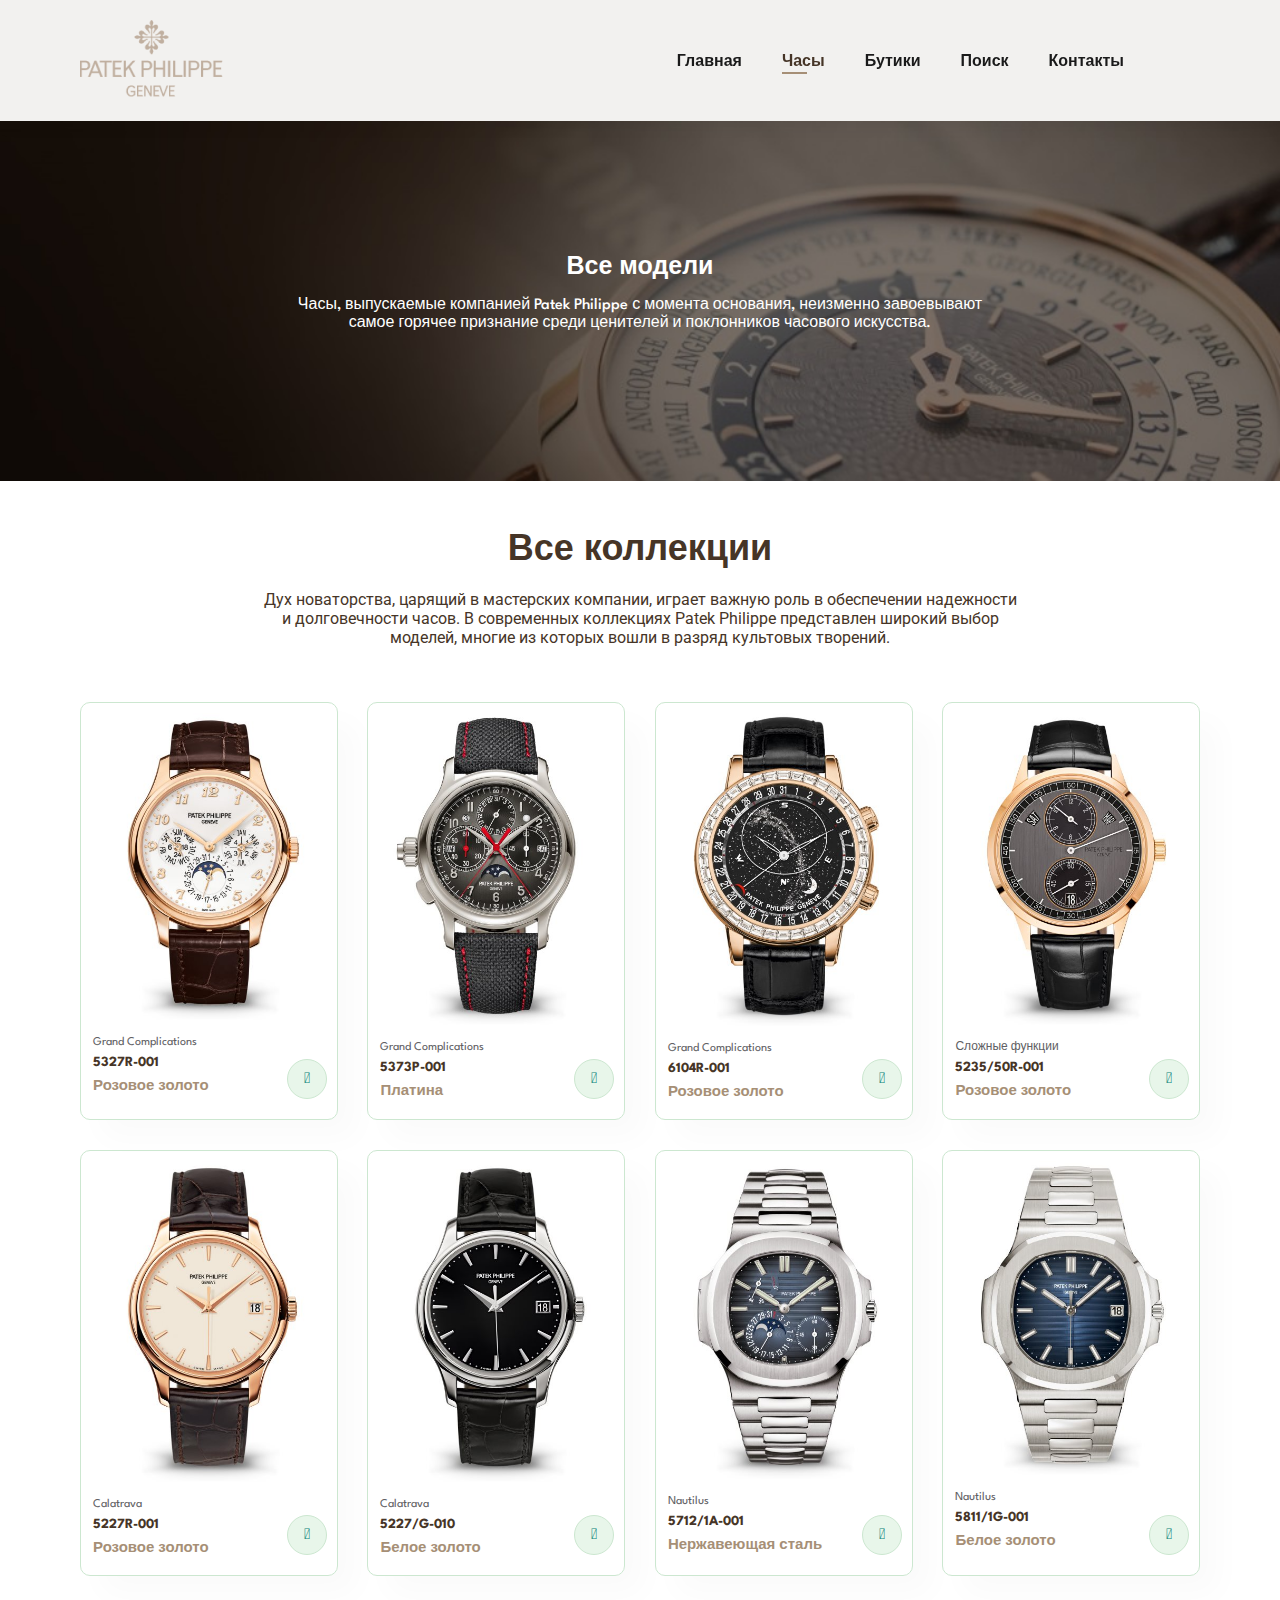
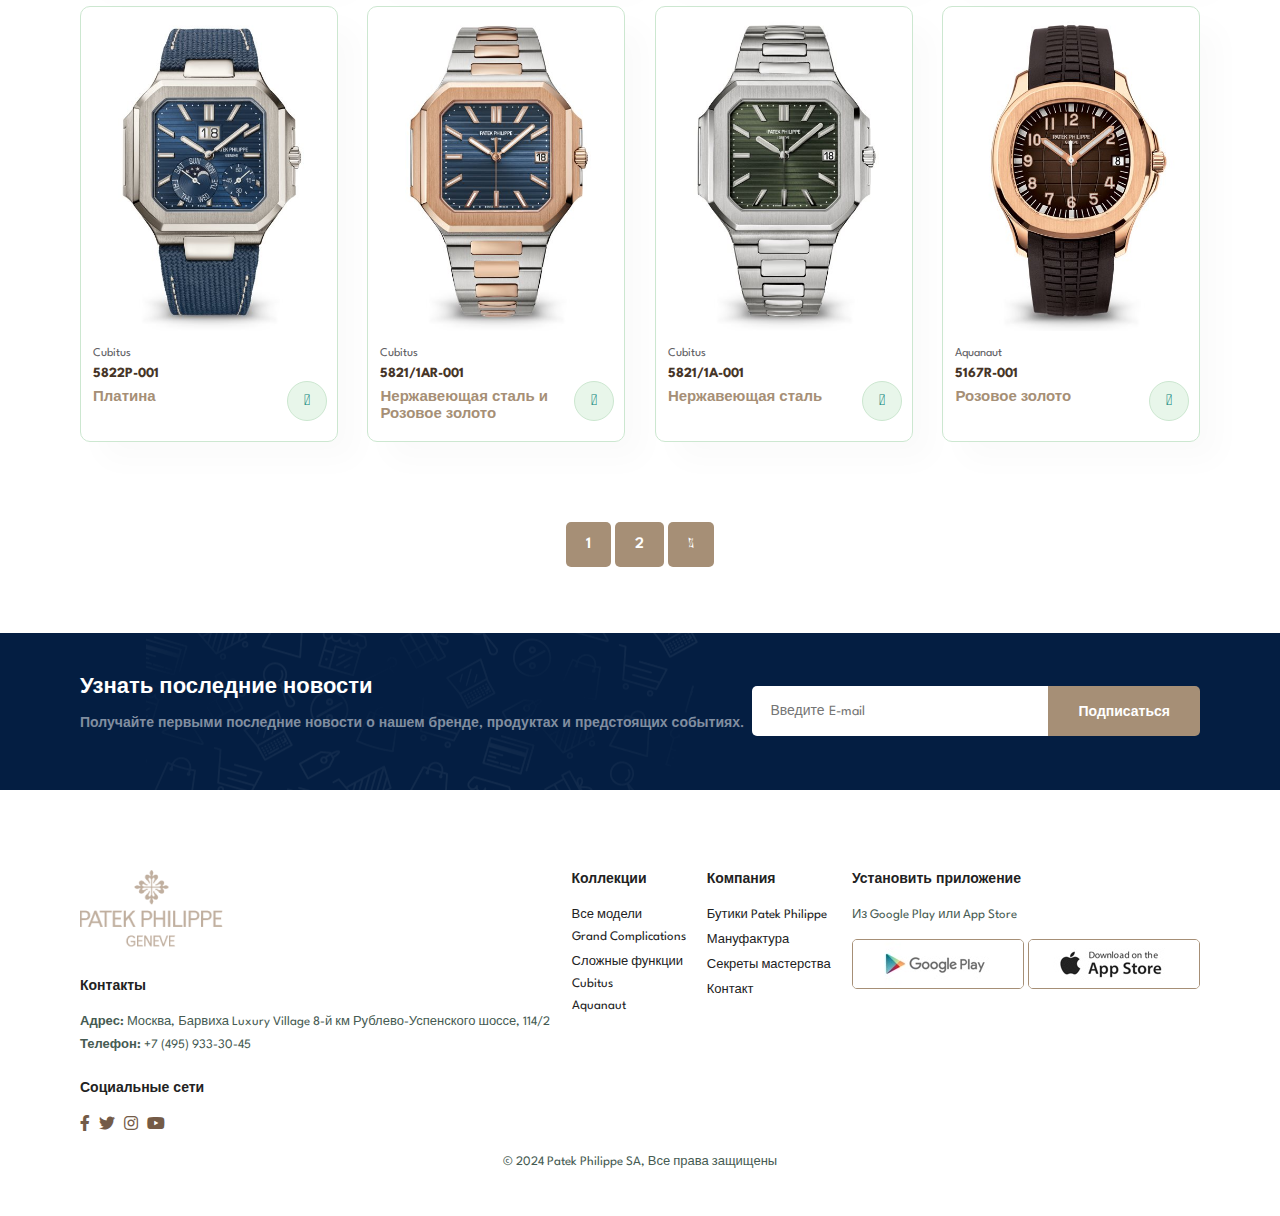
<file: watch.html>
<!DOCTYPE html>
<html lang="en">
	<head>
		<meta charset="UTF-8" />
		<meta name="viewport" content="width=device-width, initial-scale=1.0" />
		<title>Patek Philippe | Поиск часов</title>
		<link
			rel="stylesheet"
			href="https://pro.fontawesome.com/releases/v5.10.0/css/all.css"
		/>
		<link rel="stylesheet" href="style.css" />
		<link rel="stylesheet" href="css/media.css" />
	</head>
	<body>
		<!-- HEADER -->
		<section id="header">
			<a href="#"><img src="img/logo.png" class="logo" alt="logo" /></a>

			<div>
				<ul id="navbar">
					<li><a href="index.html">Главная</a></li>
					<li><a class="active" href="watch.html">Часы</a></li>
					<li><a href="boutiques.html">Бутики</a></li>
					<li><a href="search.html">Поиск</a></li>
					<li><a href="contact.hmtl">Контакты</a></li>
					<li id="lg-bag">
						<a href="cart.html"><i class="far fa-shopping-bag"></i></a>
					</li>
					<a href="#" id="close"><i class="far fa-times"></i></a>
				</ul>
			</div>
			<div id="mobile">
				<a href="cart.html"><i class="far fa-shopping-bag"></i></a>
				<i id="bar" class="fas fa-outdent"></i>
			</div>
		</section>
		<!-- HERO -->
		<section id="page-header">
			<h2 class="header_page-h">Все модели</h2>
			<p class="header_page-p">
				Часы, выпускаемые компанией Patek Philippe с момента основания,
				неизменно завоевывают <br />
				самое горячее признание среди ценителей и поклонников часового
				искусства.
			</p>
		</section>
		<!-- New products -->
		<!-- onclick="window.location.href='product.html'; - Когда пользователь находиться на странице ЧАСЫ, при клике на любой товар пользователем, его перенаправляет на страницу подробно о товаре т.е страницу product.html -->
		<section id="product1" class="section-p1">
			<h3 class="title__item-h2 title--h2">Все коллекции</h3>
			<p class="new__products title__item-watches">
				Дух новаторства, царящий в мастерских компании, играет важную роль в
				обеспечении надежности <br />
				и долговечности часов. В современных коллекциях Patek Philippe
				представлен широкий выбор <br />
				моделей, многие из которых вошли в разряд культовых творений.
			</p>
			<div class="pro-container">
				<div class="pro" onclick="window.location.href='product.html';">
					<img src="img/products/f1.jpg" alt="" />
					<div class="desc">
						<span class="sp-title">Grand Complications</span>
						<h5 class="h-title">5327R-001</h5>
						<h4 class="h-title-item">Розовое золото</h4>
					</div>
					<a href="#"><i class="fal fa-shopping-bag bag"></i></a>
				</div>
				<div class="pro">
					<img src="img/products/f2.jpg" alt="" />
					<div class="desc">
						<span class="sp-title">Grand Complications</span>
						<h5 class="h-title">5373P-001</h5>
						<h4 class="h-title-item">Платина</h4>
					</div>
					<a href="#"><i class="fal fa-shopping-bag bag"></i></a>
				</div>
				<div class="pro">
					<img src="img/products/f3.jpg" alt="" />
					<div class="desc">
						<span class="sp-title">Grand Complications</span>
						<h5 class="h-title">6104R-001</h5>
						<h4 class="h-title-item">Розовое золото</h4>
					</div>
					<a href="#"><i class="fal fa-shopping-bag bag"></i></a>
				</div>
				<div class="pro">
					<img src="img/products/f4.jpg" alt="" />
					<div class="desc">
						<span class="sp-title">Сложные функции</span>
						<h5 class="h-title">5235/50R-001</h5>
						<h4 class="h-title-item">Розовое золото</h4>
					</div>
					<a href="#"><i class="fal fa-shopping-bag bag"></i></a>
				</div>
				<div class="pro">
					<img src="img/products/f5.jpg" alt="" />
					<div class="desc">
						<span class="sp-title">Calatrava</span>
						<h5 class="h-title">5227R-001</h5>
						<h4 class="h-title-item">Розовое золото</h4>
					</div>
					<a href="#"><i class="fal fa-shopping-bag bag"></i></a>
				</div>
				<div class="pro">
					<img src="img/products/f6.jpg" alt="" />
					<div class="desc">
						<span class="sp-title">Calatrava</span>
						<h5 class="h-title">5227/G-010</h5>
						<h4 class="h-title-item">Белое золото</h4>
					</div>
					<a href="#"><i class="fal fa-shopping-bag bag"></i></a>
				</div>
				<div class="pro">
					<img src="img/products/f7.jpg" alt="" />
					<div class="desc">
						<span class="sp-title">Nautilus</span>
						<h5 class="h-title">5712/1A-001</h5>
						<h4 class="h-title-item">Нержавеющая сталь</h4>
					</div>
					<a href="#"><i class="fal fa-shopping-bag bag"></i></a>
				</div>
				<div class="pro">
					<img src="img/products/f8.jpg" alt="" />
					<div class="desc">
						<span class="sp-title">Nautilus</span>
						<h5 class="h-title">5811/1G-001</h5>
						<h4 class="h-title-item">Белое золото</h4>
					</div>
					<a href="#"><i class="fal fa-shopping-bag bag"></i></a>
				</div>

				<div class="pro">
					<img src="img/products/n1.jpg" alt="" />
					<div class="desc">
						<span class="sp-title">Cubitus</span>
						<h5 class="h-title">5822P-001</h5>
						<h4 class="h-title-item">Платина</h4>
					</div>
					<a href="#"><i class="fal fa-shopping-bag bag"></i></a>
				</div>
				<div class="pro">
					<img src="img/products/n2.jpg" alt="" />
					<div class="desc">
						<span class="sp-title">Cubitus</span>
						<h5 class="h-title">5821/1AR-001</h5>
						<h4 class="h-title-item">Нержавеющая сталь и Розовое золото</h4>
					</div>
					<a href="#"><i class="fal fa-shopping-bag bag"></i></a>
				</div>
				<div class="pro">
					<img src="img/products/n3.jpg" alt="" />
					<div class="desc">
						<span class="sp-title">Cubitus</span>
						<h5 class="h-title">5821/1A-001</h5>
						<h4 class="h-title-item">Нержавеющая сталь</h4>
					</div>
					<a href="#"><i class="fal fa-shopping-bag bag"></i></a>
				</div>
				<div class="pro">
					<img src="img/products/n4.jpg" alt="" />
					<div class="desc">
						<span class="sp-title">Aquanaut</span>
						<h5 class="h-title">5167R-001</h5>
						<h4 class="h-title-item">Розовое золото</h4>
					</div>
					<a href="#"><i class="fal fa-shopping-bag bag"></i></a>
				</div>
			</div>
		</section>
		<!--  -->
		<section id="pagination" class="section-p1">
			<a href="#">1</a>
			<a href="#">2</a>
			<a href="#"><i class="fal fa-long-arrow-alt-right"></i></a>
		</section>
		<!-- News  Content-->
		<section class="newsletter section-p1 section-m1">
			<div class="newstext">
				<h4 class="news__text">Узнать последние новости</h4>
				<p class="news__text-item">
					Получайте первыми последние новости о нашем бренде, продуктах и
					предстоящих событиях.
				</p>
			</div>
			<div class="form">
				<input class="inp__fields" type="text" placeholder="Введите E-mail" />
				<button class="normal news__btn">Подписаться</button>
			</div>
		</section>
		<!-- Footer -->
		<footer class="footer section-p1">
			<div class="col">
				<img class="footer_logo" src="img/logo.png" alt="" />
				<h4 class="contact">Контакты</h4>
				<p class="address">
					<strong>Адрес:</strong> Москва, Барвиха Luxury Village 8-й км
					Рублево-Успенского шоссе, 114/2
				</p>
				<p class="address"><strong>Телефон:</strong> +7 (495) 933-30-45</p>
				<div class="follow">
					<h4 class="contact">Социальные сети</h4>
					<div class="icon">
						<i class="fab fa-facebook-f"></i>
						<i class="fab fa-twitter"></i>
						<i class="fab fa-instagram"></i>
						<i class="fab fa-youtube"></i>
					</div>
				</div>
			</div>
			<div class="col">
				<h4 class="contact">Коллекции</h4>
				<a href="#">Все модели</a>
				<a href="#">Grand Complications</a>
				<a href="#">Сложные функции</a>
				<a href="#">Cubitus</a>
				<a href="#">Aquanaut</a>
			</div>
			<div class="col">
				<h4 class="contact">Компания</h4>
				<a href="#">Бутики Patek Philippe</a>
				<a href="#">Мануфактура</a>
				<a href="#">Секреты мастерства</a>
				<a href="#">Контакт</a>
			</div>
			<div class="col install">
				<h4 class="contact">Установить приложение</h4>
				<p class="address">Из Google Play или App Store</p>
				<div class="row">
					<img src="img/apps/play.jpg" alt="" />
					<img src="img/apps/app.jpg" alt="" />
				</div>
			</div>
			<div class="copyright">
				<p class="address">© 2024 Patek Philippe SA, Все права защищены</p>
			</div>
		</footer>
		<script src="js/app.js"></script>
	</body>
</html>
</file>
<file: style.css>
@import url('https://fonts.googleapis.com/css2?family=Spartan:wght@100;200;300;400;500;600;700;800;900&display=swap');
@import url('https://fonts.googleapis.com/css2?family=Inter:ital,opsz,wght@0,14..32,100..900;1,14..32,100..900&family=League+Spartan:wght@100..900&family=Poppins&family=Roboto:ital,wght@0,100;0,300;0,400;0,500;0,700;0,900;1,100;1,300;1,400;1,500;1,700;1,900&display=swap');
* {
	margin: 0;
	padding: 0;
	box-sizing: border-box;
	font-family: 'Spartan', sans-serif;
}

html {
	scroll-behavior: smooth;
}

/* Глобальные стили */

h1 {
	font-size: 50px;
	line-height: 64px;
	color: #222;
}

.title__item-h2 {
	font-size: 36px;
	line-height: 54px;
	font-family: Verdana, Geneva, sans-serif;
	color: #463527;
}

.title--h2 {
	color: #463527;
}

h4 {
	font-size: 20px;
	color: #222;
}

h6 {
	font-weight: 700;
	font-size: 12px;
}

p {
	font-size: 16px;
	color: #465b52;
	margin: 15px 0 20px 0;
}

.section-p1 {
	padding: 40px 80px;
}

.section-m1 {
	margin: 40px 0;
}

button.normal {
	/*Глобальные стили для кнопки которая находится в banner контейнере*/
	font-size: 14px;
	font-weight: 600;
	padding: 15px 30px;
	color: #000;
	background-color: #fff;
	border-radius: 5px;
	cursor: pointer;
	border: none;
	outline: none;
	transition: 0.3s;
}

body {
	width: 100%;
}

/* HEADER Start */
#header {
	display: flex;
	align-items: center;
	justify-content: space-between;
	padding: 20px 80px;
	background: #f2f1ef; /*цвет navbar*/
	box-shadow: 0 5px 15px rgba(0, 0, 0, 0.06);
	z-index: 999;
	position: sticky;
	top: 0;
	left: 0;
}

#navbar {
	display: flex;
	align-items: center;
	justify-content: center;
}

#navbar li {
	list-style: none;
	padding: 0 20px;
	position: relative;
}

#navbar li a {
	text-decoration: none;
	font-size: 16px;
	font-weight: 600;
	color: #1a1a1a;
	transition: 0.3s ease;
}

#navbar li a:hover,
#navbar li a.active {
	color: #463527;
}

#navbar li a.active::after,
#navbar li a:hover::after {
	content: '';
	width: 30%;
	height: 2px;
	background: #a68f76;
	position: absolute;
	bottom: -4px;
	left: 20px;
}

#mobile {
	display: none;
	align-items: center;
}

#close {
	display: none;
}

/*======= Страница 1 Главная =======*/
#hero {
	background-image: url('img/bg.jpg'); /*картинка на фона*/
	height: 90vh;
	width: 100%;
	background-size: cover;
	background-position: top 25% center;
	padding: 0 80px;
	display: flex;
	flex-direction: column;
	align-items: flex-start;
	justify-content: center;
}

#hero h4 {
	padding-bottom: 15px;
}
#hero h1 {
	color: #a68f76;
}
#hero .btn-hero {
	background-image: url('img/button.png');
	background-color: transparent;
	color: #a68f76;
	border: 0;
	padding: 14px 80px 15px 65px;
	background-repeat: no-repeat;
	cursor: pointer;
	font-weight: 700;
	font-size: 15px;
}

#product1 {
	text-align: center;
}

#product1 .pro-container {
	display: flex;
	justify-content: space-between;
	padding-top: 20px;
	flex-wrap: wrap;
}

#product1 .pro {
	position: relative;
	width: 23%;
	min-width: 250px;
	padding: 10px 12px;
	border: 1px solid #cce7d0;
	border-radius: 10px;
	cursor: pointer;
	box-shadow: 20px 20px 30px rgba(0, 0, 0, 0.02);
	margin: 15px 0;
	transition: 0.2s ease;
}

#product1 .pro:hover {
	box-shadow: 20px 20px 30px rgba(0, 0, 0, 0.06);
}

#product1 .pro img {
	width: 100%;
}

#product1 .pro .desc {
	text-align: start;
	padding: 10px 0;
}

#product1 .pro .desc .sp-title {
	color: #606063;
	font-size: 12px;
}

#product1 .pro .desc .h-title {
	padding-top: 7px;
	color: #463527;
	font-size: 14px;
}

#product1 .pro .desc .h-title-item {
	padding-top: 7px;
	font-size: 15px;
	font-weight: 700;
	color: #a68f76;
}

#product1 .pro .bag {
	position: absolute;
	bottom: 20px;
	right: 10px;
	width: 40px;
	height: 40px;
	line-height: 40px;
	border-radius: 50px;
	background-color: #e8f6ea;
	font-weight: 500;
	color: #088178;
	border: 1px solid #cce7d0;
}

#banner {
	display: flex;
	flex-direction: column;
	justify-content: center;
	align-items: center;
	text-align: center;
	background-image: url('img/banner/bg1.jpg');
	width: 100%;
	height: 40vh;
	background-size: cover;
	background-position: center;
}

#banner .title-hed {
	color: #fff;
	font-size: 16px;
}

#banner .title-hed-item {
	color: #fff;
	font-size: 30px;
	padding: 10px 0;
}

#banner .normal:hover {
	background-color: #f2f1ef95;
	color: #fff;
}

.new__products .new-text {
	color: #dc143c;
}

.new__products {
	font-style: italic;
	font-weight: 600;
	font-family: Arial;
	color: #463527;
}

.title__item-watches {
	font-weight: 400;
	font-family: 'Roboto', serif;
	font-style: normal;
}

.newsletter {
	display: flex;
	justify-content: space-between;
	flex-wrap: wrap;
	align-items: center;
	background-image: url(img/banner/b14.png);
	background-repeat: no-repeat;
	background-position: 20% 30%;
	background-color: #041e42;
}

.newsletter .news__text {
	font-size: 22px;
	font-weight: 700;
	color: #fff;
}

.newsletter .news__text-item {
	font-size: 14px;
	font-weight: 600;
	color: #818ea0;
}

.newsletter .form {
	display: flex;
	width: 40%;
}

.newsletter .inp__fields {
	height: 3.125rem;
	padding: 0 1.25em;
	font-size: 14px;
	width: 100%;
	border: 1px solid transparent;
	border-radius: 5px;
	outline: none;
	border-top-right-radius: 0;
	border-bottom-right-radius: 0;
}

.newsletter .news__btn {
	background-color: #a68f76;
	color: #fff;
	white-space: nowrap;
	border-top-left-radius: 0;
	border-bottom-left-radius: 0;
}

.footer {
	display: flex;
	flex-wrap: wrap;
	justify-content: space-between;
}

.footer .col {
	display: flex;
	flex-direction: column;
	align-items: flex-start;
	margin-bottom: 20px;
}

.footer .footer_logo {
	margin-bottom: 30px;
}

.footer .contact {
	font-size: 14px;
	padding-bottom: 20px;
}

.footer .address {
	font-size: 13px;
	margin: 0 0 8px 0;
}

.footer a {
	font-size: 13px;
	text-decoration: none;
	color: #222;
	margin-bottom: 10px;
}

.footer .follow {
	margin-top: 20px;
}

.footer .follow i {
	color: #745b47;
	padding-right: 5px;
	cursor: pointer;
}

.footer .install .row img {
	border: 1px solid #a68f76;
	border-radius: 5px;
}

.footer .install img {
	margin: 10px 0 15px 0;
}

.footer .follow i:hover,
.footer a:hover {
	color: #a68f76;
}

.footer .copyright {
	width: 100%;
	text-align: center;
}

/*======= Страница 2 ЧАСЫ =======*/
#page-header {
	background-image: url('img/banner/watch_finder.jpg'); /*banner фон*/
	width: 100%;
	height: 40vh;
	background-size: cover;
	display: flex;
	justify-content: center;
	text-align: center;
	flex-direction: column;
	padding: 14px;
}

#page-header .header_page-h {
	font-size: 25px;
}

#page-header .header_page-p {
	font-size: 16px;
	font-weight: 500;
}

#page-header .header_page-h,
#page-header .header_page-p {
	color: #fff;
}

#pagination {
	text-align: center;
}

#pagination a {
	text-decoration: none;
	background-color: #a68f76;
	padding: 15px 20px;
	border-radius: 5px;
	color: #fff;
	font-weight: 600;
}

#pagination a i {
	font-size: 16px;
	font-weight: 600;
}

/*======= Страница 3 One product =======*/
#prodetails {
	display: flex;
	margin-top: 20px;
}

#prodetails .single_pro-image {
	width: 40%;
	margin-right: 50px;
}

.small-img-col {
	flex-basis: 24%;
	cursor: pointer;
}

.small-img-group {
	display: flex;
	justify-content: space-between;
}

#prodetails .single-pro-details {
	width: 50%;
	padding-top: 30px;
}

#prodetails .single-pro-details .pro-det-title {
	padding: 30px 0 20px 0;
}

#prodetails .single-pro-details .pro-det-price {
	font-size: 26px;
}

#prodetails .single-pro-details .add__cart {
	background-color: #a68f76;
	color: #fff;
	margin-top: 15px;
}

#prodetails .single-pro-details .pro-det-desc {
	line-height: 25px;
}

/*======= Страница 4 Бутики =======*/
#page-header.boutique-header {
	background-image: url('img/banner/boutiques.jpg'); /*banner фон*/
}

#boutique {
	padding: 150px 150px 0 150px;
}

#boutique .boutique-box {
	display: flex;
	align-items: center;
	width: 100%;
	position: relative;
	padding-bottom: 90px;
}

#boutique .boutique-img {
	width: 50%;
	margin-right: 40px;
}

#boutique img {
	width: 100%;
	height: 300px;
	object-fit: cover;
}

#boutique .boutiques-details {
	width: 50%;
}

#boutique .boutiques-details a {
	text-decoration: none;
	font-size: 12px;
	color: #000;
	font-weight: 700;
	position: relative;
	text-transform: uppercase;
	transition: 0.3s;
}

#boutique .boutiques-details a::after {
	content: '';
	width: 50px;
	height: 1px;
	background-color: #000;
	position: absolute;
	top: 4px;
	right: -60px;
}

#boutique .boutiques-details a:hover {
	color: #a68f76;
}

#boutique .boutiques-details a:hover::after {
	background-color: #a68f76;
}

#boutique .boutique-box .boutiques__name {
	position: absolute;
	top: -47px;
	left: 0;
	font-size: 60px;
	font-weight: 700;
	color: #c9cbce;
	z-index: -9;
}

/*======= Страница 5 Корзина =======*/
#page-header.wishlist-header {
	background-image: url('img/banner/wishlist.jpg'); /*banner фон*/
}
#cart {
	overflow-x: auto;
}

#cart table {
	width: 80%;
	border-collapse: collapse;
	table-layout: fixed;
	white-space: nowrap;
}

#cart table img {
	width: 70px;
}

#cart table td:nth-child(1) {
	width: 100px;
	text-align: center;
}

#cart table td:nth-child(2) {
	width: 150px;
	text-align: center;
}

#cart table td:nth-child(3) {
	width: 250px;
	text-align: center;
}

#cart table td:nth-child(4) {
	width: 150px;
	text-align: center;
}

#cart table thead {
	border: 1px solid #e2e9e1;
	border-left: none;
	border-right: none;
}

#cart table thead td {
	font-weight: 700;
	text-transform: uppercase;
	font-size: 14px;
	padding: 18px 0;
}

#cart table tbody tr td {
	padding-top: 15px;
}

#cart table tbody td {
	font-size: 14px;
}
.header_page-cart {
	color: #fff;
	text-transform: uppercase;
	font-size: 34px;
	font-weight: 500;
	font-family: Arial, Helvetica, sans-serif;
}

#cart .cart__title {
	font-family: 'Spartan', sans-serif;
	font-weight: 600;
	text-transform: uppercase;
}

#cart .cart__title-item {
	font-family: 'Spartan', sans-serif;
	font-weight: 500;
}

#cart .article_material {
	font-weight: 600;
	color: #a68f76;
	font-style: italic;
	font-family: Arial, Helvetica, sans-serif;
}

#cart .article_price {
	color: #745b47;
	font-weight: 600;
	font-family: 'Spartan', sans-serif;
}

/*======= Страница 6 Поиск Дилера =======*/
#page-header.dealer_search {
	background-image: url('img/banner/dealer.jpg'); /*banner фон*/
}

.header_page-search {
	color: #fff;
	text-transform: uppercase;
	font-size: 34px;
	font-weight: 500;
	font-family: Arial, Helvetica, sans-serif;
}

#search_details {
	display: flex;
	align-items: center;
	justify-content: space-between;
}

#search_details .details {
	width: 40%;
}

.details_list {
	font-family: 'Spartan', sans-serif;
	font-weight: 500;
}

.details__text {
	font-family: 'Spartan', sans-serif;
	font-weight: 600;
}

#search_details .details .details_list {
	font-size: 12px;
}

#search_details .details .details__text {
	font-size: 26px;
	line-height: 35px;
	padding: 20px 0;
}

#search_details .details .details_office {
	font-size: 16px;
	padding-bottom: 15px;
}

#search_details .details li {
	list-style: none;
	display: flex;
	padding: 10px 0;
}

#search_details .details li i {
	font-size: 14px;
	padding-right: 22px;
}

#search_details .details li .addres_text {
	margin: 0;
	font-size: 14px;
}

#search_details .map {
	width: 55%;
	height: 400px;
}

#search_details .map iframe {
	width: 100%;
	height: 100%;
}

/* ------------------- */
#form-details form {
	width: 65%;
	display: flex;
	flex-direction: column;
	align-items: flex-start;
}

#form-details form input,
#form-details form textarea {
	width: 100%;
	padding: 12px 15px;
	outline: none;
	margin-bottom: 20px;
	border: 1px solid #e1e1e1;
}
#form-details form button {
	background-color: #a68f76;
	color: #fff;
}

#form-details {
	display: flex;
	justify-content: space-between;
	margin: 30px;
	padding: 30px;
}

/*======== Страница 404 =======*/
.error-page {
	flex: 1;
	display: flex;
	flex-direction: column;
	justify-content: center;
	align-items: center;
	padding: 40px;
	text-align: center;
}

.error-page h1 {
	font-size: 8em;
	margin-bottom: 20px;
	font-weight: bold;
	color: #333;
}

.error-page h2 {
	font-size: 2em;
	margin-bottom: 20px;
	font-weight: normal;
	color: #333;
}

.error-page p {
	font-size: 1.2em;
	color: #777;
}
</file>
<file: css/media.css>
/* здесь нужно написать media запросы */
/*======= Media Запросы =======*/
@media (max-width: 799px) {
	#navbar {
		display: flex;
		flex-direction: column;
		align-items: flex-start;
		justify-content: flex-start;
		position: fixed;
		top: 0;
		right: -300px;
		height: 100vh;
		width: 300px;
		background-color: #f2f1ef; /*Цвет фона Navbar при маленьких устройствах #*/
		box-shadow: 0 40px 60px rgba(0, 0, 0, 0.01);
		padding: 80px 0 0 10px;
		transition: 0.4s;
	}
	#navbar.active {
		right: 0;
	}
	#navbar li {
		margin-bottom: 25px;
	}
	#mobile {
		display: flex;
		align-items: center;
	}
	#mobile i {
		color: #463527;
		font-size: 24px;
		padding-left: 20px;
	}
	#close {
		display: initial;
		position: absolute;
		top: 30px;
		left: 30px;
		color: #222;
		font-size: 24px;
	}
	#lg-bag {
		display: none;
	}
	#hero {
		height: 60vh;
		padding: 0 80px;
		background-position: top 30% right 40%;
	}
	#product1 .pro-container {
		justify-content: center;
	}
	#product1 .pro {
		margin: 15px;
	}
	#banner {
		height: 50vh;
	}
	.newsletter .form {
		width: 70%;
	}
}

@media (max-width: 477px) {
	#header {
		padding: 10px 30px;
	}
	#hero {
		padding: 0 20px;
		background-position: 55%;
	}
	h1 {
		font-size: 35px;
	}
	h2 {
		font-size: 30px;
	}
	h4 {
		font-size: 16px;
	}
	#product1 .pro {
		width: 100%;
	}
	#banner {
		height: 40vh;
	}
	.newsletter .form {
		padding: 40px 20px;
	}
	.newsletter .form {
		width: 100%;
	}
	.footer .copyright {
		text-align: start;
	}

	/* Product */
	#prodetails {
		display: flex;
		flex-direction: column;
	}
	#prodetails .single_pro-image {
		width: 100%;
		margin-right: 0;
	}
	#prodetails .single-pro-details {
		width: 100%;
	}
	/* страница 4 бутики */
	#boutique {
		padding: 100px 20px 0 20px;
	}
	#boutique .boutique-box {
		display: flex;
		flex-direction: column;
		align-items: flex-start;
	}
	#boutique .boutique-img {
		width: 100%;
		margin-right: 0px;
		margin-bottom: 30px;
	}
	#boutique .boutiques-details {
		width: 100%;
	}
	/* Страница 6 Поиск Дилера */
	#search_details {
		flex-direction: column;
	}
	#search_details .details {
		width: 100%;
		margin-bottom: 30px;
	}
	#search_details .map {
		width: 100%;
	}
}
/* ============= */
/* ============= */
/* ============= */
@media (max-width: 550px) {
	#navbar {
		display: flex;
		flex-direction: column;
		align-items: flex-start;
		justify-content: flex-start;
		position: fixed;
		top: 0;
		right: -280px; /* Slightly reduced width */
		height: 100vh;
		width: 280px; /* Slightly reduced width */
		background-color: #f2f1ef;
		box-shadow: 0 40px 60px rgba(0, 0, 0, 0.01);
		padding: 60px 0 0 10px; /* Reduced top padding */
		transition: 0.4s;
	}
	#navbar.active {
		right: 0;
	}
	#navbar li {
		margin-bottom: 20px; /* Reduced bottom margin */
	}
	#mobile {
		display: flex;
		align-items: center;
	}
	#mobile i {
		color: #463527;
		font-size: 22px; /* Reduced font size */
		padding-left: 15px; /* Reduced left padding */
	}
	#close {
		display: initial;
		position: absolute;
		top: 20px; /* Slightly adjusted top position */
		left: 20px; /* Slightly adjusted left position */
		color: #222;
		font-size: 22px; /* Reduced font size */
	}
	#lg-bag {
		display: none;
	}
	#hero {
		height: 50vh; /* Reduced height */
		padding: 0 40px; /* Reduced left/right padding */
		background-position: top 30% right 40%; /* keeping the same background position for the view */
	}
	#product1 .pro-container {
		justify-content: center; /* Keeping the same property */
	}
	#product1 .pro {
		margin: 10px; /* Reduced margin */
	}
	#banner {
		height: 40vh; /* Reduced height */
	}
	.newsletter .form {
		width: 90%; /* Increased width */
	}
}
</file>
